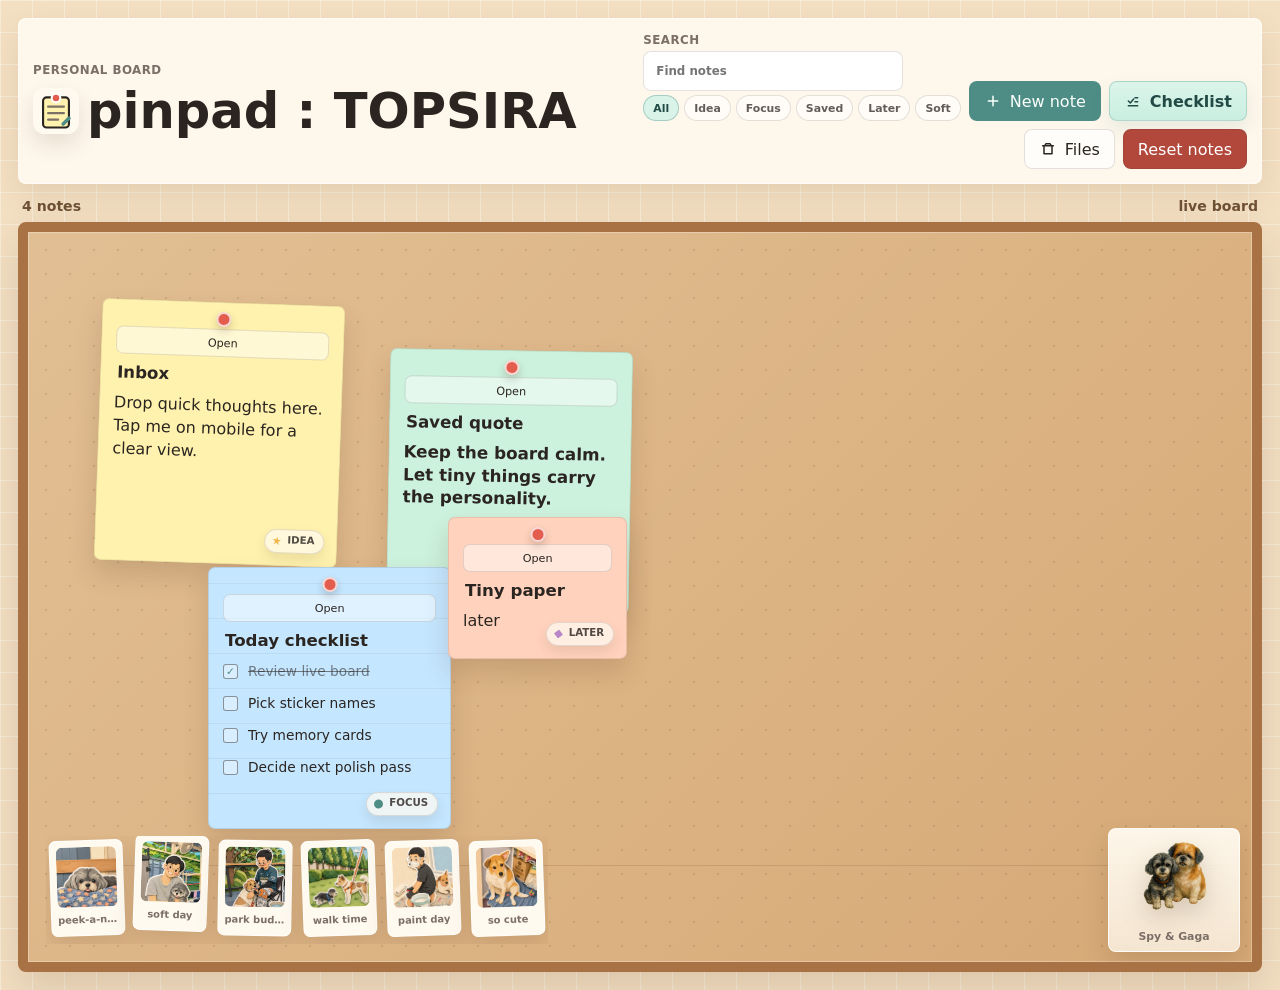
<file: index.html>
<!doctype html>
<html lang="en">
  <head>
    <meta charset="utf-8">
    <meta name="viewport" content="width=device-width, initial-scale=1">
    <title>pinpad</title>
    <link rel="icon" href="assets/favicon.svg" type="image/svg+xml">
    <link rel="stylesheet" href="styles.css">
  </head>
  <body>
    <main class="app-shell">
      <header class="topbar" aria-label="Board controls">
        <div class="brand">
          <p class="eyebrow">Personal board</p>
          <div class="title-row">
            <img class="board-logo" src="assets/favicon.svg" alt="" aria-hidden="true">
            <input id="boardTitle" class="board-title" aria-label="Board name" maxlength="42">
          </div>
        </div>
        <div class="actions">
          <div class="search">
            <span>Search</span>
            <input id="searchInput" type="search" placeholder="Find notes">
            <span id="stickerFilters" class="sticker-filters" aria-label="Filter by sticker"></span>
          </div>
          <button id="addNote" class="primary action-button" type="button">
            <span class="button-icon" aria-hidden="true">
              <svg viewBox="0 0 24 24"><path d="M12 5v14M5 12h14"/></svg>
            </span>
            <span>New note</span>
          </button>
          <button id="addChecklist" class="checklist-action action-button" type="button">
            <span class="button-icon" aria-hidden="true">
              <svg viewBox="0 0 24 24"><path d="m5 12 3 3 5-6"/><path d="M15 7h4M15 13h4M5 19h14"/></svg>
            </span>
            <span>Checklist</span>
          </button>
          <details class="file-menu">
            <summary class="action-button">
              <span class="button-icon" aria-hidden="true">
                <svg viewBox="0 0 24 24"><path d="M4 7h16M7 7l2-3h6l2 3M6 7v12h12V7"/></svg>
              </span>
              <span>Files</span>
            </summary>
            <div class="file-menu-panel">
              <button id="exportNotes" type="button">Export JSON</button>
              <label class="import-button">
                Import JSON
                <input id="importNotes" type="file" accept="application/json">
              </label>
            </div>
          </details>
          <button id="resetBoard" class="danger" type="button">Reset notes</button>
        </div>
      </header>

      <section class="board-wrap" aria-label="Sticky note board">
        <div class="board-meta">
          <span id="noteCount">0 notes</span>
          <span>live board</span>
        </div>
        <div id="board" class="board">
          <div class="desk-line" aria-hidden="true"></div>
          <aside class="memory-rail" aria-label="Memory stickers">
            <button class="memory-card" type="button" data-memory="spySmile" title="Open Spy memory">
              <img src="v2/assets/characters/spy-smile-card.jpg" alt="Spy smiling from a blanket">
              <span>peek-a-note</span>
            </button>
            <button class="memory-card" type="button" data-memory="nongfah" title="Open Nongfah memory">
              <img src="v2/assets/characters/nongfah-card.jpg" alt="Nongfah with Spy">
              <span>soft day</span>
            </button>
            <button class="memory-card" type="button" data-memory="topIploy" title="Open TOP and IPLOY memory">
              <img src="v2/assets/characters/top-iploy-card.jpg" alt="TOP and IPLOY with a dog">
              <span>park buddy</span>
            </button>
            <button class="memory-card" type="button" data-memory="spyIploy" title="Open Spy and IPLOY memory">
              <img src="v2/assets/characters/spy-iploy-card.jpg" alt="Spy and IPLOY walking outside">
              <span>walk time</span>
            </button>
            <button class="memory-card" type="button" data-memory="topIployPaint" title="Open TOP and IPLOY paint memory">
              <img src="v2/assets/characters/top-iploy-2-card.jpg" alt="TOP and IPLOY during painting">
              <span>paint day</span>
            </button>
            <button class="memory-card" type="button" data-memory="iployCute" title="Open IPLOY memory">
              <img src="v2/assets/characters/iploy-socute-card.jpg" alt="IPLOY sitting with toys">
              <span>so cute</span>
            </button>
          </aside>
          <div id="characterCorner" class="character-corner" aria-live="polite">
            <div id="trashZone" class="trash-zone" aria-label="Drop note here to delete">
              <span class="trash-icon" aria-hidden="true">
                <svg viewBox="0 0 24 24"><path d="M8 7V5h8v2M5 7h14M8 10v8M12 10v8M16 10v8M7 7l1 14h8l1-14"/></svg>
              </span>
              <span>Drop to delete</span>
            </div>
            <div id="characterBubble" class="character-bubble" hidden></div>
            <button id="characterButton" class="character-button" type="button" title="Say hello">
              <img class="character-duo" src="v2/assets/characters/spy-gaga-cutout.png" alt="Spy and Gaga">
              <span class="character-label">Spy &amp; Gaga</span>
            </button>
          </div>
        </div>
      </section>
    </main>

    <template id="noteTemplate">
      <article class="note" data-note-id="">
        <div class="note-pin" aria-hidden="true"></div>
        <div class="note-sticker" aria-hidden="true"></div>
        <div class="note-toolbar">
          <button class="open-note" type="button" title="Open detail">Open</button>
        </div>
        <input class="note-title" aria-label="Note title" maxlength="48">
        <div class="checklist-preview" aria-hidden="true"></div>
        <div class="note-body" aria-label="Note text"></div>
      </article>
    </template>

    <dialog id="noteDialog" class="note-dialog" aria-labelledby="dialogTitle">
      <form method="dialog" class="dialog-panel">
        <div class="dialog-header">
          <p class="eyebrow">Focused note</p>
          <button class="icon-button" value="close" type="submit" title="Close">Close</button>
        </div>
        <input id="dialogTitle" class="dialog-title" aria-label="Note title" maxlength="48">
        <div class="dialog-controls">
          <label>
            <span>Paper</span>
            <select id="dialogType" aria-label="Paper type">
              <option value="plain">Plain</option>
              <option value="checklist">Checklist</option>
              <option value="quote">Quote</option>
              <option value="tiny">Tiny</option>
            </select>
          </label>
          <label>
            <span>Color</span>
            <select id="dialogColor" aria-label="Note color">
              <option value="butter">Butter</option>
              <option value="mint">Mint</option>
              <option value="sky">Sky</option>
              <option value="peach">Peach</option>
              <option value="lilac">Lilac</option>
            </select>
          </label>
          <label>
            <span>Sticker</span>
            <select id="dialogSticker" aria-label="Note sticker">
              <option value="none">No sticker</option>
              <option value="idea">Idea</option>
              <option value="focus">Focus</option>
              <option value="saved">Saved</option>
              <option value="later">Later</option>
              <option value="soft">Soft</option>
            </select>
          </label>
        </div>
        <div id="formatToolbar" class="format-toolbar" aria-label="Text formatting">
          <button type="button" data-command="bold" title="Bold"><strong>B</strong></button>
          <button type="button" data-command="italic" title="Italic"><em>I</em></button>
          <button type="button" data-command="justifyLeft" title="Align left">L</button>
          <button type="button" data-command="justifyCenter" title="Align center">C</button>
          <select id="listStyle" aria-label="List style">
            <option value="">List</option>
            <option value="insertUnorderedList">Bullet list</option>
            <option value="insertOrderedList">Numbered list</option>
          </select>
          <select id="textColor" aria-label="Text color">
            <option value="">Text color</option>
            <option value="#2b2521">Ink</option>
            <option value="#c83f34">Red</option>
            <option value="#2f68b8">Blue</option>
            <option value="#2f7b4f">Green</option>
            <option value="#d96c2c">Orange</option>
            <option value="#8a4bb8">Purple</option>
          </select>
          <select id="highlightColor" aria-label="Highlight color">
            <option value="">Highlight</option>
            <option value="#fff2ae">Yellow</option>
            <option value="#ccf1dc">Mint</option>
            <option value="#c4e6ff">Sky</option>
            <option value="#ffd2bd">Peach</option>
            <option value="#e4d6ff">Lilac</option>
            <option value="transparent">Clear mark</option>
          </select>
          <button type="button" data-command="removeFormat" title="Clear format">Clear</button>
        </div>
        <div id="dialogRichBody" class="dialog-body rich-body" contenteditable="true" role="textbox" aria-label="Note text" spellcheck="true"></div>
        <textarea id="dialogBody" class="dialog-body" aria-label="Note text" hidden></textarea>
        <div id="dialogChecklist" class="dialog-checklist" hidden>
          <div id="dialogChecklistItems" class="dialog-checklist-items"></div>
          <button id="addChecklistItem" class="ghost" type="button">Add task</button>
        </div>
        <div class="dialog-actions">
          <button id="bringForward" type="button">Bring forward</button>
          <button id="dialogDelete" class="danger" value="delete" type="button">Delete</button>
          <button class="primary" value="close" type="submit">Done</button>
        </div>
      </form>
    </dialog>

    <dialog id="memoryDialog" class="memory-dialog" aria-labelledby="memoryTitle">
      <form method="dialog" class="memory-panel">
        <div class="dialog-header">
          <div>
            <p class="eyebrow">Memory sticker</p>
            <h2 id="memoryTitle" class="memory-title">Spy &amp; Gaga</h2>
          </div>
          <button class="icon-button" value="close" type="submit" title="Close">Close</button>
        </div>
        <img id="memoryImage" class="memory-image" src="v2/assets/characters/spy-smile-card.jpg" alt="">
        <p id="memoryCaption" class="memory-caption"></p>
      </form>
    </dialog>

    <script src="app.js"></script>
  </body>
</html>
</file>
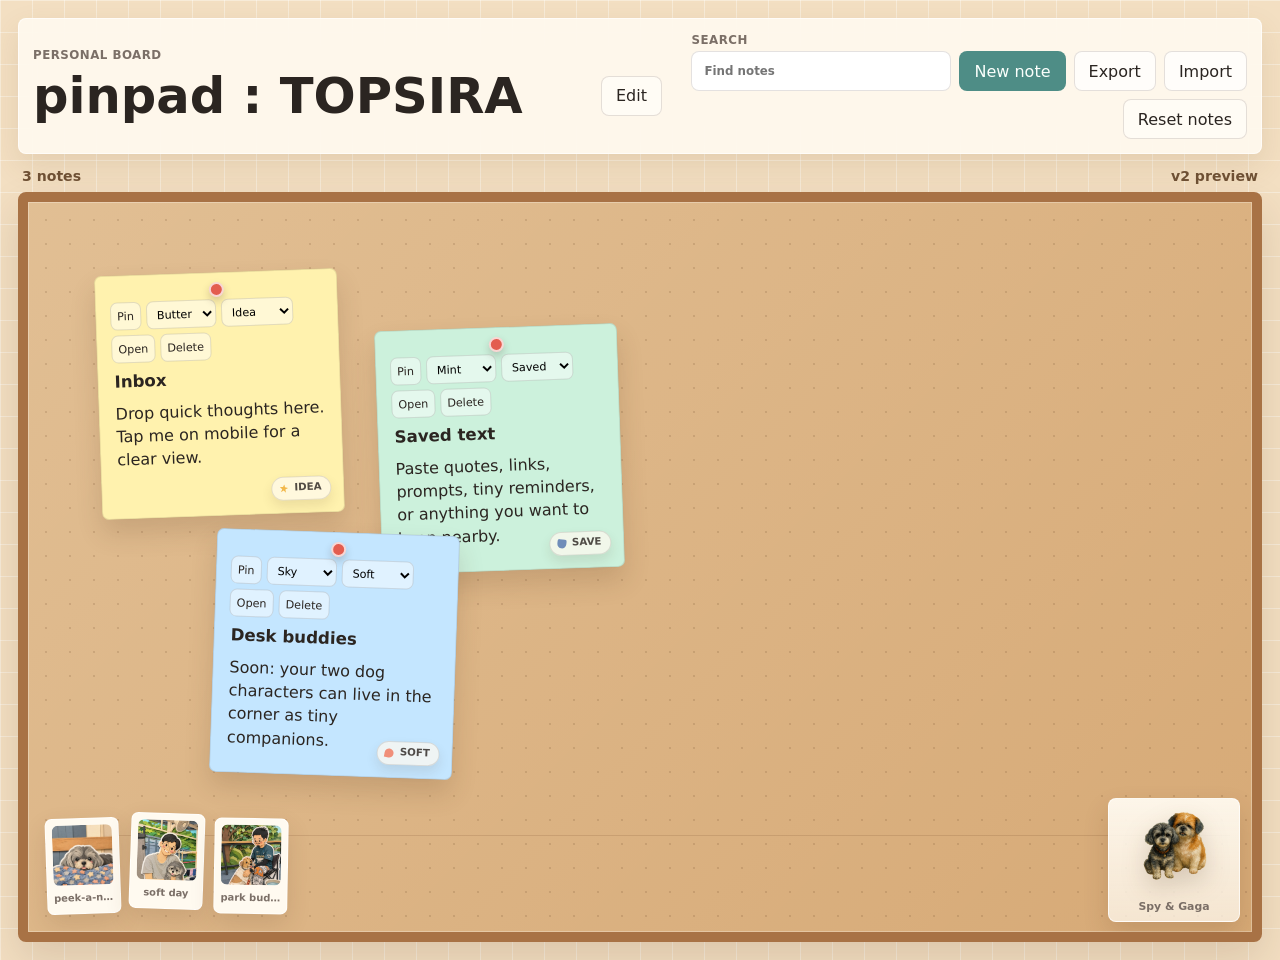
<file: v2/index.html>
<!doctype html>
<html lang="en">
  <head>
    <meta charset="utf-8">
    <meta name="viewport" content="width=device-width, initial-scale=1">
    <title>pinpad v2</title>
    <link rel="icon" href="data:,">
    <link rel="stylesheet" href="styles.css">
  </head>
  <body>
    <main class="app-shell">
      <header class="topbar" aria-label="Board controls">
        <div class="brand">
          <p class="eyebrow">Personal board</p>
          <div class="title-row">
            <input id="boardTitle" class="board-title" aria-label="Board name" maxlength="42">
            <button id="editTitle" class="icon-button" type="button" title="Edit board name">Edit</button>
          </div>
        </div>
        <div class="actions">
          <label class="search">
            <span>Search</span>
            <input id="searchInput" type="search" placeholder="Find notes">
          </label>
          <button id="addNote" class="primary" type="button">New note</button>
          <button id="exportNotes" type="button">Export</button>
          <label class="import-button">
            Import
            <input id="importNotes" type="file" accept="application/json">
          </label>
          <button id="resetBoard" class="ghost" type="button">Reset notes</button>
        </div>
      </header>

      <section class="board-wrap" aria-label="Sticky note board">
        <div class="board-meta">
          <span id="noteCount">0 notes</span>
          <span>v2 preview</span>
        </div>
        <div id="board" class="board">
          <div class="desk-line" aria-hidden="true"></div>
          <aside class="memory-rail" aria-label="Memory stickers">
            <button class="memory-card" type="button" data-memory="spySmile" title="Open Spy memory">
              <img src="assets/characters/spy-smile-card.jpg" alt="Spy smiling from a blanket">
              <span>peek-a-note</span>
            </button>
            <button class="memory-card" type="button" data-memory="nongfah" title="Open Nongfah memory">
              <img src="assets/characters/nongfah-card.jpg" alt="Nongfah with Spy">
              <span>soft day</span>
            </button>
            <button class="memory-card" type="button" data-memory="topIploy" title="Open TOP and IPLOY memory">
              <img src="assets/characters/top-iploy-card.jpg" alt="TOP and IPLOY with a dog">
              <span>park buddy</span>
            </button>
          </aside>
          <div id="characterCorner" class="character-corner" aria-live="polite">
            <div id="characterBubble" class="character-bubble" hidden></div>
            <button id="characterButton" class="character-button" type="button" title="Say hello">
              <img class="character-duo" src="assets/characters/spy-gaga-cutout.png" alt="Spy and Gaga">
              <span class="character-label">Spy &amp; Gaga</span>
            </button>
          </div>
        </div>
      </section>
    </main>

    <template id="noteTemplate">
      <article class="note" data-note-id="">
        <div class="note-pin" aria-hidden="true"></div>
        <div class="note-sticker" aria-hidden="true"></div>
        <div class="note-toolbar">
          <button class="pin-note" type="button" title="Bring forward">Pin</button>
          <select class="color-note" title="Color">
            <option value="butter">Butter</option>
            <option value="mint">Mint</option>
            <option value="sky">Sky</option>
            <option value="peach">Peach</option>
            <option value="lilac">Lilac</option>
          </select>
          <select class="sticker-note" title="Sticker">
            <option value="none">No sticker</option>
            <option value="idea">Idea</option>
            <option value="focus">Focus</option>
            <option value="saved">Saved</option>
            <option value="later">Later</option>
            <option value="soft">Soft</option>
          </select>
          <button class="open-note" type="button" title="Open detail">Open</button>
          <button class="delete-note" type="button" title="Delete">Delete</button>
        </div>
        <input class="note-title" aria-label="Note title" maxlength="48">
        <textarea class="note-body" aria-label="Note text" spellcheck="true"></textarea>
      </article>
    </template>

    <dialog id="noteDialog" class="note-dialog" aria-labelledby="dialogTitle">
      <form method="dialog" class="dialog-panel">
        <div class="dialog-header">
          <p class="eyebrow">Focused note</p>
          <button class="icon-button" value="close" type="submit" title="Close">Close</button>
        </div>
        <input id="dialogTitle" class="dialog-title" aria-label="Note title" maxlength="48">
        <textarea id="dialogBody" class="dialog-body" aria-label="Note text"></textarea>
        <div class="dialog-actions">
          <select id="dialogColor" aria-label="Note color">
            <option value="butter">Butter</option>
            <option value="mint">Mint</option>
            <option value="sky">Sky</option>
            <option value="peach">Peach</option>
            <option value="lilac">Lilac</option>
          </select>
          <select id="dialogSticker" aria-label="Note sticker">
            <option value="none">No sticker</option>
            <option value="idea">Idea</option>
            <option value="focus">Focus</option>
            <option value="saved">Saved</option>
            <option value="later">Later</option>
            <option value="soft">Soft</option>
          </select>
          <button id="dialogDelete" class="danger" value="delete" type="button">Delete</button>
          <button class="primary" value="close" type="submit">Done</button>
        </div>
      </form>
    </dialog>

    <dialog id="memoryDialog" class="memory-dialog" aria-labelledby="memoryTitle">
      <form method="dialog" class="memory-panel">
        <div class="dialog-header">
          <div>
            <p class="eyebrow">Memory sticker</p>
            <h2 id="memoryTitle" class="memory-title">Spy &amp; Gaga</h2>
          </div>
          <button class="icon-button" value="close" type="submit" title="Close">Close</button>
        </div>
        <img id="memoryImage" class="memory-image" src="assets/characters/spy-smile-card.jpg" alt="">
        <p id="memoryCaption" class="memory-caption"></p>
      </form>
    </dialog>

    <script src="app.js"></script>
  </body>
</html>
</file>
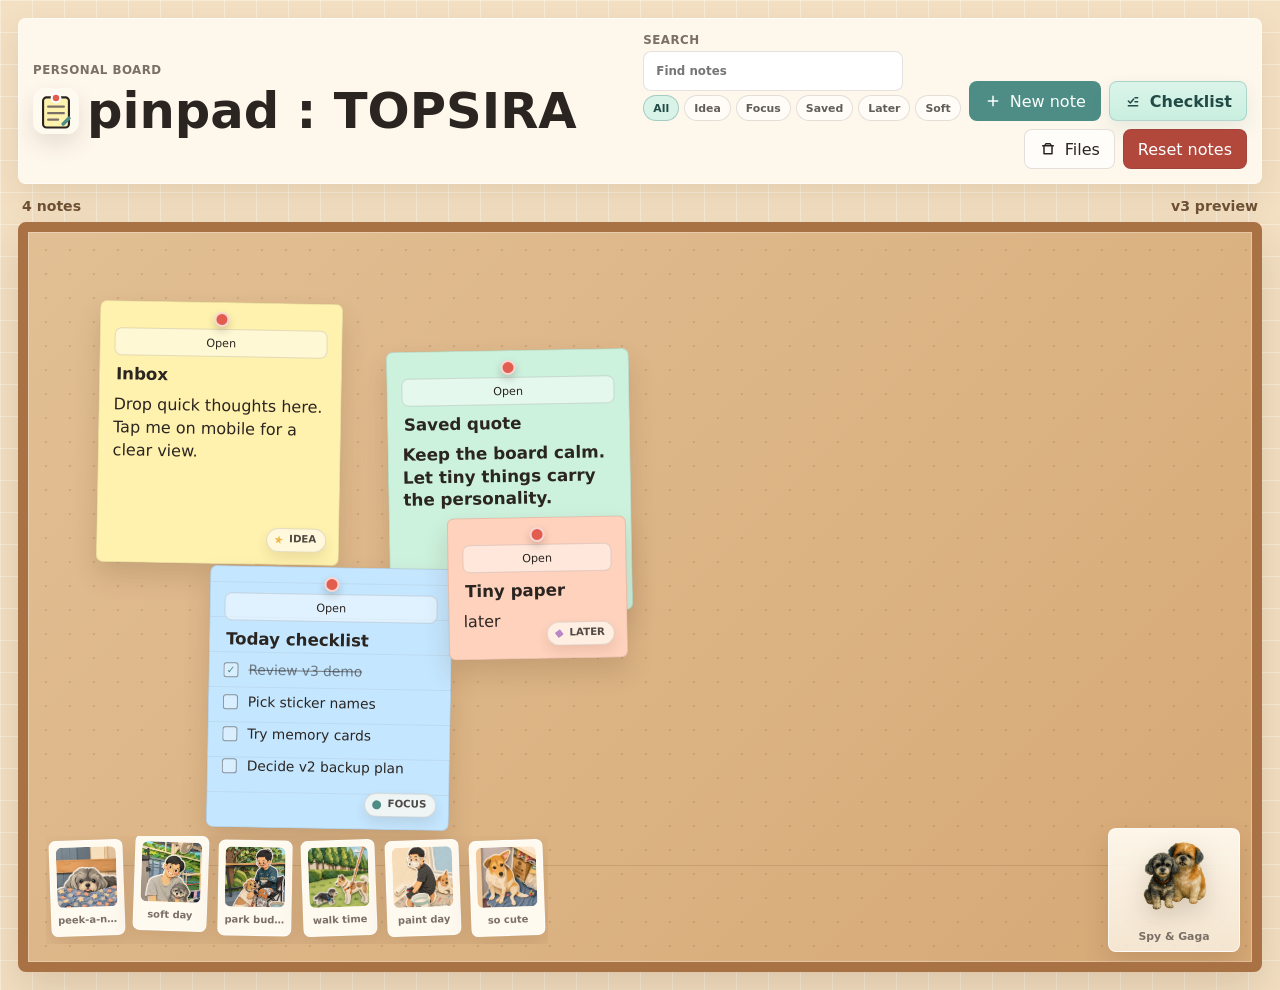
<file: v3/index.html>
<!doctype html>
<html lang="en">
  <head>
    <meta charset="utf-8">
    <meta name="viewport" content="width=device-width, initial-scale=1">
    <title>pinpad v3</title>
    <link rel="icon" href="assets/favicon.svg" type="image/svg+xml">
    <link rel="stylesheet" href="styles.css">
  </head>
  <body>
    <main class="app-shell">
      <header class="topbar" aria-label="Board controls">
        <div class="brand">
          <p class="eyebrow">Personal board</p>
          <div class="title-row">
            <img class="board-logo" src="assets/favicon.svg" alt="" aria-hidden="true">
            <input id="boardTitle" class="board-title" aria-label="Board name" maxlength="42">
          </div>
        </div>
        <div class="actions">
          <div class="search">
            <span>Search</span>
            <input id="searchInput" type="search" placeholder="Find notes">
            <span id="stickerFilters" class="sticker-filters" aria-label="Filter by sticker"></span>
          </div>
          <button id="addNote" class="primary action-button" type="button">
            <span class="button-icon" aria-hidden="true">
              <svg viewBox="0 0 24 24"><path d="M12 5v14M5 12h14"/></svg>
            </span>
            <span>New note</span>
          </button>
          <button id="addChecklist" class="checklist-action action-button" type="button">
            <span class="button-icon" aria-hidden="true">
              <svg viewBox="0 0 24 24"><path d="m5 12 3 3 5-6"/><path d="M15 7h4M15 13h4M5 19h14"/></svg>
            </span>
            <span>Checklist</span>
          </button>
          <details class="file-menu">
            <summary class="action-button">
              <span class="button-icon" aria-hidden="true">
                <svg viewBox="0 0 24 24"><path d="M4 7h16M7 7l2-3h6l2 3M6 7v12h12V7"/></svg>
              </span>
              <span>Files</span>
            </summary>
            <div class="file-menu-panel">
              <button id="exportNotes" type="button">Export JSON</button>
              <label class="import-button">
                Import JSON
                <input id="importNotes" type="file" accept="application/json">
              </label>
            </div>
          </details>
          <button id="resetBoard" class="danger" type="button">Reset notes</button>
        </div>
      </header>

      <section class="board-wrap" aria-label="Sticky note board">
        <div class="board-meta">
          <span id="noteCount">0 notes</span>
          <span>v3 preview</span>
        </div>
        <div id="board" class="board">
          <div class="desk-line" aria-hidden="true"></div>
          <aside class="memory-rail" aria-label="Memory stickers">
            <button class="memory-card" type="button" data-memory="spySmile" title="Open Spy memory">
              <img src="../v2/assets/characters/spy-smile-card.jpg" alt="Spy smiling from a blanket">
              <span>peek-a-note</span>
            </button>
            <button class="memory-card" type="button" data-memory="nongfah" title="Open Nongfah memory">
              <img src="../v2/assets/characters/nongfah-card.jpg" alt="Nongfah with Spy">
              <span>soft day</span>
            </button>
            <button class="memory-card" type="button" data-memory="topIploy" title="Open TOP and IPLOY memory">
              <img src="../v2/assets/characters/top-iploy-card.jpg" alt="TOP and IPLOY with a dog">
              <span>park buddy</span>
            </button>
            <button class="memory-card" type="button" data-memory="spyIploy" title="Open Spy and IPLOY memory">
              <img src="../v2/assets/characters/spy-iploy-card.jpg" alt="Spy and IPLOY walking outside">
              <span>walk time</span>
            </button>
            <button class="memory-card" type="button" data-memory="topIployPaint" title="Open TOP and IPLOY paint memory">
              <img src="../v2/assets/characters/top-iploy-2-card.jpg" alt="TOP and IPLOY during painting">
              <span>paint day</span>
            </button>
            <button class="memory-card" type="button" data-memory="iployCute" title="Open IPLOY memory">
              <img src="../v2/assets/characters/iploy-socute-card.jpg" alt="IPLOY sitting with toys">
              <span>so cute</span>
            </button>
          </aside>
          <div id="characterCorner" class="character-corner" aria-live="polite">
            <div id="trashZone" class="trash-zone" aria-label="Drop note here to delete">
              <span class="trash-icon" aria-hidden="true">
                <svg viewBox="0 0 24 24"><path d="M8 7V5h8v2M5 7h14M8 10v8M12 10v8M16 10v8M7 7l1 14h8l1-14"/></svg>
              </span>
              <span>Drop to delete</span>
            </div>
            <div id="characterBubble" class="character-bubble" hidden></div>
            <button id="characterButton" class="character-button" type="button" title="Say hello">
              <img class="character-duo" src="../v2/assets/characters/spy-gaga-cutout.png" alt="Spy and Gaga">
              <span class="character-label">Spy &amp; Gaga</span>
            </button>
          </div>
        </div>
      </section>
    </main>

    <template id="noteTemplate">
      <article class="note" data-note-id="">
        <div class="note-pin" aria-hidden="true"></div>
        <div class="note-sticker" aria-hidden="true"></div>
        <div class="note-toolbar">
          <button class="open-note" type="button" title="Open detail">Open</button>
        </div>
        <input class="note-title" aria-label="Note title" maxlength="48">
        <div class="checklist-preview" aria-hidden="true"></div>
        <div class="note-body" aria-label="Note text"></div>
      </article>
    </template>

    <dialog id="noteDialog" class="note-dialog" aria-labelledby="dialogTitle">
      <form method="dialog" class="dialog-panel">
        <div class="dialog-header">
          <p class="eyebrow">Focused note</p>
          <button class="icon-button" value="close" type="submit" title="Close">Close</button>
        </div>
        <input id="dialogTitle" class="dialog-title" aria-label="Note title" maxlength="48">
        <div class="dialog-controls">
          <label>
            <span>Paper</span>
            <select id="dialogType" aria-label="Paper type">
              <option value="plain">Plain</option>
              <option value="checklist">Checklist</option>
              <option value="quote">Quote</option>
              <option value="tiny">Tiny</option>
            </select>
          </label>
          <label>
            <span>Color</span>
            <select id="dialogColor" aria-label="Note color">
              <option value="butter">Butter</option>
              <option value="mint">Mint</option>
              <option value="sky">Sky</option>
              <option value="peach">Peach</option>
              <option value="lilac">Lilac</option>
            </select>
          </label>
          <label>
            <span>Sticker</span>
            <select id="dialogSticker" aria-label="Note sticker">
              <option value="none">No sticker</option>
              <option value="idea">Idea</option>
              <option value="focus">Focus</option>
              <option value="saved">Saved</option>
              <option value="later">Later</option>
              <option value="soft">Soft</option>
            </select>
          </label>
        </div>
        <div id="formatToolbar" class="format-toolbar" aria-label="Text formatting">
          <button type="button" data-command="bold" title="Bold"><strong>B</strong></button>
          <button type="button" data-command="italic" title="Italic"><em>I</em></button>
          <button type="button" data-command="justifyLeft" title="Align left">L</button>
          <button type="button" data-command="justifyCenter" title="Align center">C</button>
          <select id="listStyle" aria-label="List style">
            <option value="">List</option>
            <option value="insertUnorderedList">Bullet list</option>
            <option value="insertOrderedList">Numbered list</option>
          </select>
          <select id="textColor" aria-label="Text color">
            <option value="">Text color</option>
            <option value="#2b2521">Ink</option>
            <option value="#c83f34">Red</option>
            <option value="#2f68b8">Blue</option>
            <option value="#2f7b4f">Green</option>
            <option value="#d96c2c">Orange</option>
            <option value="#8a4bb8">Purple</option>
          </select>
          <select id="highlightColor" aria-label="Highlight color">
            <option value="">Highlight</option>
            <option value="#fff2ae">Yellow</option>
            <option value="#ccf1dc">Mint</option>
            <option value="#c4e6ff">Sky</option>
            <option value="#ffd2bd">Peach</option>
            <option value="#e4d6ff">Lilac</option>
            <option value="transparent">Clear mark</option>
          </select>
          <button type="button" data-command="removeFormat" title="Clear format">Clear</button>
        </div>
        <div id="dialogRichBody" class="dialog-body rich-body" contenteditable="true" role="textbox" aria-label="Note text" spellcheck="true"></div>
        <textarea id="dialogBody" class="dialog-body" aria-label="Note text" hidden></textarea>
        <div id="dialogChecklist" class="dialog-checklist" hidden>
          <div id="dialogChecklistItems" class="dialog-checklist-items"></div>
          <button id="addChecklistItem" class="ghost" type="button">Add task</button>
        </div>
        <div class="dialog-actions">
          <button id="bringForward" type="button">Bring forward</button>
          <button id="dialogDelete" class="danger" value="delete" type="button">Delete</button>
          <button class="primary" value="close" type="submit">Done</button>
        </div>
      </form>
    </dialog>

    <dialog id="memoryDialog" class="memory-dialog" aria-labelledby="memoryTitle">
      <form method="dialog" class="memory-panel">
        <div class="dialog-header">
          <div>
            <p class="eyebrow">Memory sticker</p>
            <h2 id="memoryTitle" class="memory-title">Spy &amp; Gaga</h2>
          </div>
          <button class="icon-button" value="close" type="submit" title="Close">Close</button>
        </div>
        <img id="memoryImage" class="memory-image" src="../v2/assets/characters/spy-smile-card.jpg" alt="">
        <p id="memoryCaption" class="memory-caption"></p>
      </form>
    </dialog>

    <script src="app.js"></script>
  </body>
</html>
</file>
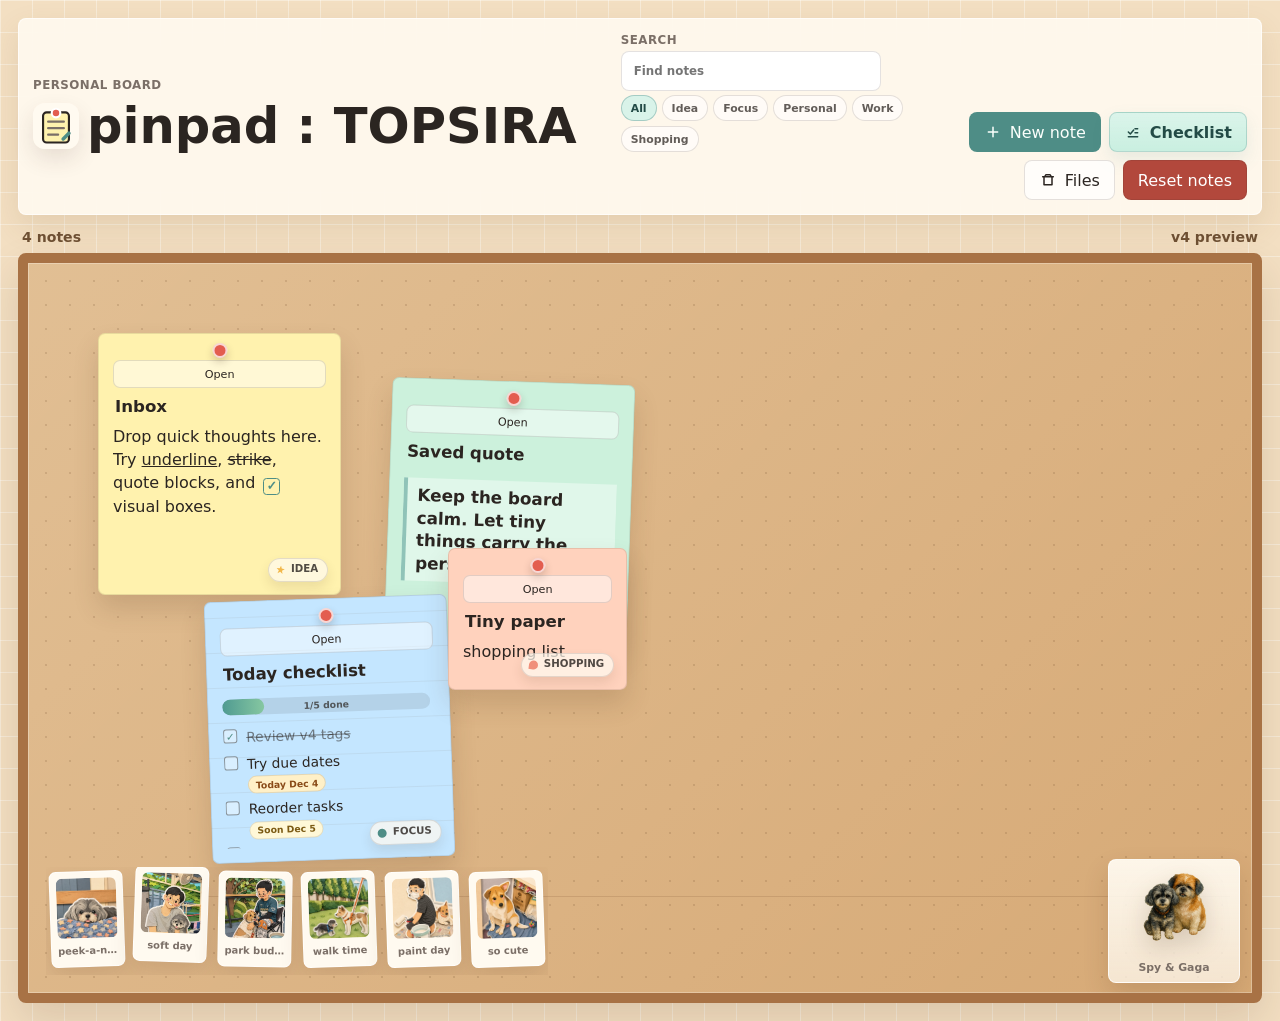
<file: v4/index.html>
<!doctype html>
<html lang="en">
  <head>
    <meta charset="utf-8">
    <meta name="viewport" content="width=device-width, initial-scale=1">
    <title>pinpad v4</title>
    <link rel="icon" href="assets/favicon.svg" type="image/svg+xml">
    <link rel="stylesheet" href="styles.css">
  </head>
  <body>
    <main class="app-shell">
      <header class="topbar" aria-label="Board controls">
        <div class="brand">
          <p class="eyebrow">Personal board</p>
          <div class="title-row">
            <img class="board-logo" src="assets/favicon.svg" alt="" aria-hidden="true">
            <input id="boardTitle" class="board-title" aria-label="Board name" maxlength="42">
          </div>
        </div>
        <div class="actions">
          <div class="search">
            <span>Search</span>
            <input id="searchInput" type="search" placeholder="Find notes">
            <span id="tagFilters" class="tag-filters" aria-label="Filter by tag"></span>
          </div>
          <button id="addNote" class="primary action-button" type="button">
            <span class="button-icon" aria-hidden="true">
              <svg viewBox="0 0 24 24"><path d="M12 5v14M5 12h14"/></svg>
            </span>
            <span>New note</span>
          </button>
          <button id="addChecklist" class="checklist-action action-button" type="button">
            <span class="button-icon" aria-hidden="true">
              <svg viewBox="0 0 24 24"><path d="m5 12 3 3 5-6"/><path d="M15 7h4M15 13h4M5 19h14"/></svg>
            </span>
            <span>Checklist</span>
          </button>
          <details class="file-menu">
            <summary class="action-button">
              <span class="button-icon" aria-hidden="true">
                <svg viewBox="0 0 24 24"><path d="M4 7h16M7 7l2-3h6l2 3M6 7v12h12V7"/></svg>
              </span>
              <span>Files</span>
            </summary>
            <div class="file-menu-panel">
              <button id="exportNotes" type="button">Export JSON</button>
              <label class="import-button">
                Import JSON
                <input id="importNotes" type="file" accept="application/json">
              </label>
            </div>
          </details>
          <button id="resetBoard" class="danger" type="button">Reset notes</button>
        </div>
      </header>

      <section class="board-wrap" aria-label="Sticky note board">
        <div class="board-meta">
          <span id="noteCount">0 notes</span>
          <span>v4 preview</span>
        </div>
        <div id="board" class="board">
          <div class="desk-line" aria-hidden="true"></div>
          <aside class="memory-rail" aria-label="Memory stickers">
            <button class="memory-card" type="button" data-memory="spySmile" title="Open Spy memory">
              <img src="../v2/assets/characters/spy-smile-card.jpg" alt="Spy smiling from a blanket">
              <span>peek-a-note</span>
            </button>
            <button class="memory-card" type="button" data-memory="nongfah" title="Open Nongfah memory">
              <img src="../v2/assets/characters/nongfah-card.jpg" alt="Nongfah with Spy">
              <span>soft day</span>
            </button>
            <button class="memory-card" type="button" data-memory="topIploy" title="Open TOP and IPLOY memory">
              <img src="../v2/assets/characters/top-iploy-card.jpg" alt="TOP and IPLOY with a dog">
              <span>park buddy</span>
            </button>
            <button class="memory-card" type="button" data-memory="spyIploy" title="Open Spy and IPLOY memory">
              <img src="../v2/assets/characters/spy-iploy-card.jpg" alt="Spy and IPLOY walking outside">
              <span>walk time</span>
            </button>
            <button class="memory-card" type="button" data-memory="topIployPaint" title="Open TOP and IPLOY paint memory">
              <img src="../v2/assets/characters/top-iploy-2-card.jpg" alt="TOP and IPLOY during painting">
              <span>paint day</span>
            </button>
            <button class="memory-card" type="button" data-memory="iployCute" title="Open IPLOY memory">
              <img src="../v2/assets/characters/iploy-socute-card.jpg" alt="IPLOY sitting with toys">
              <span>so cute</span>
            </button>
          </aside>
          <div id="characterCorner" class="character-corner" aria-live="polite">
            <div id="trashZone" class="trash-zone" aria-label="Drop note here to delete">
              <span class="trash-icon" aria-hidden="true">
                <svg viewBox="0 0 24 24"><path d="M8 7V5h8v2M5 7h14M8 10v8M12 10v8M16 10v8M7 7l1 14h8l1-14"/></svg>
              </span>
              <span>Drop to delete</span>
            </div>
            <div id="characterBubble" class="character-bubble" hidden></div>
            <button id="characterButton" class="character-button" type="button" title="Say hello">
              <img class="character-duo" src="../v2/assets/characters/spy-gaga-cutout.png" alt="Spy and Gaga">
              <span class="character-label">Spy &amp; Gaga</span>
            </button>
          </div>
        </div>
      </section>
    </main>

    <template id="noteTemplate">
      <article class="note" data-note-id="">
        <div class="note-pin" aria-hidden="true"></div>
        <div class="note-tag" aria-hidden="true"></div>
        <div class="note-toolbar">
          <button class="open-note" type="button" title="Open detail">Open</button>
        </div>
        <input class="note-title" aria-label="Note title" maxlength="48">
        <div class="checklist-preview" aria-hidden="true"></div>
        <div class="note-body" aria-label="Note text"></div>
      </article>
    </template>

    <dialog id="noteDialog" class="note-dialog" aria-labelledby="dialogTitle">
      <form method="dialog" class="dialog-panel">
        <div class="dialog-header">
          <p class="eyebrow">Focused note</p>
          <button class="icon-button" value="close" type="submit" title="Close">Close</button>
        </div>
        <input id="dialogTitle" class="dialog-title" aria-label="Note title" maxlength="48">
        <div class="dialog-controls">
          <label>
            <span>Paper</span>
            <select id="dialogType" aria-label="Paper type">
              <option value="plain">Plain</option>
              <option value="checklist">Checklist</option>
              <option value="quote">Quote</option>
              <option value="tiny">Tiny</option>
            </select>
          </label>
          <label>
            <span>Color</span>
            <select id="dialogColor" aria-label="Note color">
              <option value="butter">Butter</option>
              <option value="mint">Mint</option>
              <option value="sky">Sky</option>
              <option value="peach">Peach</option>
              <option value="lilac">Lilac</option>
            </select>
          </label>
          <label>
            <span>Tag</span>
            <select id="dialogTag" aria-label="Note tag">
              <option value="none">No tag</option>
              <option value="idea">Idea</option>
              <option value="focus">Focus</option>
              <option value="personal">Personal</option>
              <option value="work">Work</option>
              <option value="shopping">Shopping</option>
            </select>
          </label>
        </div>
        <div id="formatToolbar" class="format-toolbar" aria-label="Text formatting">
          <div class="format-section">
            <span>Basic</span>
            <button type="button" data-command="bold" title="Bold"><strong>B</strong></button>
            <button type="button" data-command="italic" title="Italic"><em>I</em></button>
            <button type="button" data-command="underline" title="Underline"><u>U</u></button>
            <button type="button" data-command="strikeThrough" title="Strikethrough"><s>S</s></button>
            <select id="textColor" aria-label="Text color">
              <option value="">Text color</option>
              <option value="#2b2521">Ink</option>
              <option value="#c83f34">Red</option>
              <option value="#2f68b8">Blue</option>
              <option value="#2f7b4f">Green</option>
              <option value="#d96c2c">Orange</option>
              <option value="#8a4bb8">Purple</option>
            </select>
            <select id="highlightColor" aria-label="Highlight color">
              <option value="">Highlight</option>
              <option value="#fff2ae">Yellow</option>
              <option value="#ccf1dc">Mint</option>
              <option value="#c4e6ff">Sky</option>
              <option value="#ffd2bd">Peach</option>
              <option value="#e4d6ff">Lilac</option>
              <option value="transparent">Clear mark</option>
            </select>
          </div>
          <details class="format-more">
            <summary>More</summary>
            <div class="format-section">
              <button type="button" data-command="justifyLeft" title="Align left">L</button>
              <button type="button" data-command="justifyCenter" title="Align center">C</button>
              <button type="button" data-command="formatBlock" data-value="blockquote" title="Quote block">Quote</button>
              <select id="fontSize" aria-label="Font size">
                <option value="">Size</option>
                <option value="2">Small</option>
                <option value="3">Normal</option>
                <option value="5">Large</option>
              </select>
              <select id="listStyle" aria-label="List style">
                <option value="">List</option>
                <option value="insertUnorderedList">Bullet list</option>
                <option value="insertOrderedList">Numbered list</option>
              </select>
              <button id="insertVisualCheck" type="button" title="Insert visual checkbox">Box</button>
              <button type="button" data-command="removeFormat" title="Clear format">Clear</button>
            </div>
          </details>
        </div>
        <div id="dialogRichBody" class="dialog-body rich-body" contenteditable="true" role="textbox" aria-label="Note text" spellcheck="true"></div>
        <textarea id="dialogBody" class="dialog-body" aria-label="Note text" hidden></textarea>
        <div id="dialogChecklist" class="dialog-checklist" hidden>
          <div id="checklistProgress" class="checklist-progress" aria-live="polite"></div>
          <div id="dialogChecklistItems" class="dialog-checklist-items"></div>
          <button id="addChecklistItem" class="ghost" type="button">Add task</button>
        </div>
        <div class="dialog-actions">
          <button id="bringForward" type="button">Bring forward</button>
          <button id="dialogDelete" class="danger" value="delete" type="button">Delete</button>
          <button class="primary" value="close" type="submit">Done</button>
        </div>
      </form>
    </dialog>

    <dialog id="memoryDialog" class="memory-dialog" aria-labelledby="memoryTitle">
      <form method="dialog" class="memory-panel">
        <div class="dialog-header">
          <div>
            <p class="eyebrow">Memory sticker</p>
            <h2 id="memoryTitle" class="memory-title">Spy &amp; Gaga</h2>
          </div>
          <button class="icon-button" value="close" type="submit" title="Close">Close</button>
        </div>
        <img id="memoryImage" class="memory-image" src="../v2/assets/characters/spy-smile-card.jpg" alt="">
        <p id="memoryCaption" class="memory-caption"></p>
      </form>
    </dialog>

    <script src="app.js"></script>
  </body>
</html>
</file>
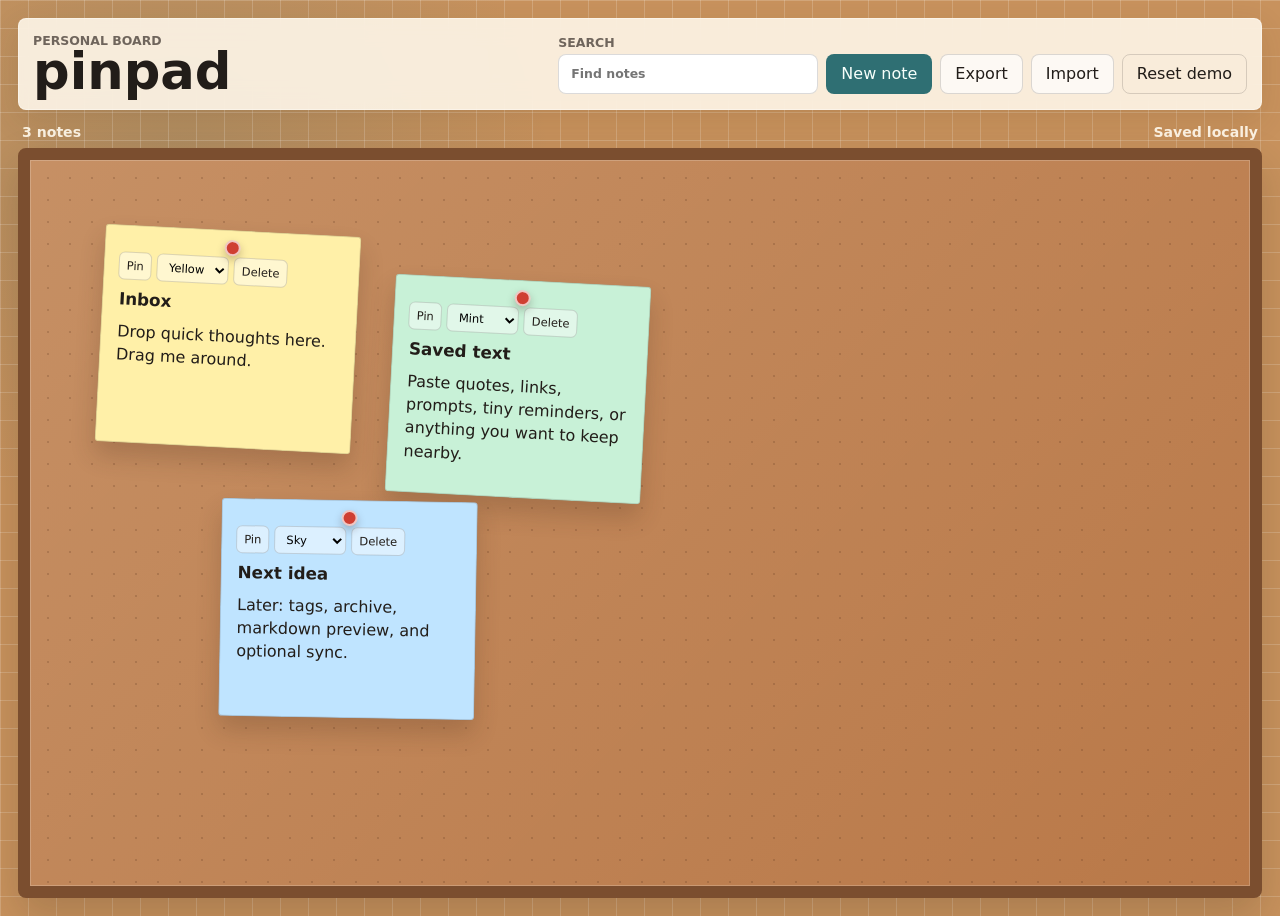
<file: archive/root-v1/index.html>
<!doctype html>
<html lang="en">
  <head>
    <meta charset="utf-8">
    <meta name="viewport" content="width=device-width, initial-scale=1">
    <title>pinpad</title>
    <link rel="stylesheet" href="styles.css">
  </head>
  <body>
    <main class="app-shell">
      <header class="topbar" aria-label="Board controls">
        <div class="brand">
          <p class="eyebrow">Personal board</p>
          <h1>pinpad</h1>
        </div>
        <div class="actions">
          <label class="search">
            <span>Search</span>
            <input id="searchInput" type="search" placeholder="Find notes">
          </label>
          <button id="addNote" class="primary" type="button">New note</button>
          <button id="exportNotes" type="button">Export</button>
          <label class="import-button">
            Import
            <input id="importNotes" type="file" accept="application/json">
          </label>
          <button id="resetBoard" class="ghost" type="button">Reset demo</button>
        </div>
      </header>

      <section class="board-wrap" aria-label="Sticky note board">
        <div class="board-meta">
          <span id="noteCount">0 notes</span>
          <span>Saved locally</span>
        </div>
        <div id="board" class="board"></div>
      </section>
    </main>

    <template id="noteTemplate">
      <article class="note" data-note-id="">
        <div class="note-pin" aria-hidden="true"></div>
        <div class="note-toolbar">
          <button class="pin-note" type="button" title="Bring forward">Pin</button>
          <select class="color-note" title="Color">
            <option value="yellow">Yellow</option>
            <option value="mint">Mint</option>
            <option value="sky">Sky</option>
            <option value="rose">Rose</option>
            <option value="lilac">Lilac</option>
          </select>
          <button class="delete-note" type="button" title="Delete">Delete</button>
        </div>
        <input class="note-title" aria-label="Note title" maxlength="48">
        <textarea class="note-body" aria-label="Note text" spellcheck="true"></textarea>
      </article>
    </template>

    <script src="app.js"></script>
  </body>
</html>
</file>
<file: styles.css>
:root {
  --ink: #2b2521;
  --muted: #7b6f67;
  --line: rgba(64, 48, 38, 0.14);
  --paper: #fffaf0;
  --surface: #f8efe2;
  --accent: #4e8d86;
  --accent-ink: #fbfffc;
  --danger: #b2483c;
  --board: #d6a874;
  --board-soft: #edcf9f;
  --shadow: 0 18px 42px rgba(74, 45, 23, 0.14);
  --note-butter: #fff2ae;
  --note-mint: #ccf1dc;
  --note-sky: #c4e6ff;
  --note-peach: #ffd2bd;
  --note-lilac: #e4d6ff;
}

* {
  box-sizing: border-box;
}

body {
  min-height: 100vh;
  margin: 0;
  color: var(--ink);
  font-family: Inter, ui-sans-serif, system-ui, -apple-system, BlinkMacSystemFont, "Segoe UI", sans-serif;
  background:
    linear-gradient(90deg, rgba(255, 255, 255, 0.36) 1px, transparent 1px),
    linear-gradient(rgba(255, 255, 255, 0.36) 1px, transparent 1px),
    #f3dfc2;
  background-size: 32px 32px;
}

button,
input,
select,
textarea {
  font: inherit;
}

svg {
  display: block;
  width: 1em;
  height: 1em;
  fill: none;
  stroke: currentColor;
  stroke-linecap: round;
  stroke-linejoin: round;
  stroke-width: 2.25;
}

button,
.import-button {
  min-height: 40px;
  border: 1px solid var(--line);
  border-radius: 8px;
  padding: 0 14px;
  color: var(--ink);
  background: rgba(255, 255, 255, 0.74);
  cursor: pointer;
  transition: transform 160ms ease, border-color 160ms ease, box-shadow 160ms ease;
}

button:hover,
.import-button:hover {
  border-color: rgba(64, 48, 38, 0.3);
  box-shadow: 0 8px 20px rgba(74, 45, 23, 0.09);
  transform: translateY(-1px);
}

.app-shell {
  min-height: 100vh;
  padding: 18px;
}

.topbar {
  position: relative;
  z-index: 2000;
  display: flex;
  align-items: center;
  justify-content: space-between;
  gap: 16px;
  max-width: 1400px;
  margin: 0 auto 14px;
  padding: 14px;
  border: 1px solid rgba(255, 255, 255, 0.64);
  border-radius: 8px;
  background: rgba(255, 250, 240, 0.9);
  box-shadow: 0 12px 30px rgba(118, 80, 45, 0.12);
  backdrop-filter: blur(14px);
}

.brand {
  min-width: min(42vw, 520px);
}

.title-row {
  display: flex;
  align-items: center;
  gap: 8px;
}

.board-logo {
  width: 46px;
  height: 46px;
  flex: 0 0 auto;
  border-radius: 12px;
  box-shadow: 0 10px 22px rgba(74, 45, 23, 0.12);
}

.board-title {
  width: 100%;
  min-height: 54px;
  border: 0;
  border-radius: 8px;
  padding: 0;
  color: var(--ink);
  background: transparent;
  font-size: clamp(1.55rem, 4vw, 3.1rem);
  font-weight: 850;
  line-height: 1;
  letter-spacing: 0;
  outline: none;
}

.board-title:focus {
  box-shadow: inset 0 -3px 0 rgba(78, 141, 134, 0.28);
}

.eyebrow {
  margin: 0 0 5px;
  color: var(--muted);
  font-size: 0.74rem;
  font-weight: 800;
  letter-spacing: 0.04em;
  text-transform: uppercase;
}

.actions {
  display: flex;
  align-items: end;
  justify-content: flex-end;
  flex-wrap: wrap;
  gap: 8px;
}

.action-button {
  display: inline-flex;
  align-items: center;
  justify-content: center;
  gap: 8px;
}

.button-icon {
  display: inline-grid;
  place-items: center;
  width: 18px;
  height: 18px;
  flex: 0 0 auto;
}

.search {
  display: grid;
  gap: 4px;
  color: var(--muted);
  font-size: 0.74rem;
  font-weight: 800;
  letter-spacing: 0.04em;
  text-transform: uppercase;
}

.sticker-filters {
  display: flex;
  flex-wrap: wrap;
  gap: 5px;
  max-width: min(42vw, 340px);
  text-transform: none;
}

.filter-chip {
  min-height: 26px;
  border-radius: 999px;
  padding: 0 9px;
  color: rgba(43, 37, 33, 0.74);
  background: rgba(255, 255, 255, 0.58);
  font-size: 0.68rem;
  font-weight: 850;
}

.filter-chip[aria-pressed="true"] {
  border-color: rgba(78, 141, 134, 0.38);
  color: #234b46;
  background: #d9f3e9;
}

.search input {
  width: min(34vw, 260px);
  min-height: 40px;
  border: 1px solid var(--line);
  border-radius: 8px;
  padding: 0 12px;
  color: var(--ink);
  background: white;
}

.primary {
  border-color: transparent;
  color: var(--accent-ink);
  background: var(--accent);
}

.checklist-action {
  border-color: rgba(78, 141, 134, 0.28);
  color: #234b46;
  background:
    linear-gradient(180deg, rgba(255, 255, 255, 0.34), rgba(255, 255, 255, 0)),
    #c9efe0;
  box-shadow: 0 8px 18px rgba(78, 141, 134, 0.12);
  font-weight: 850;
}

.checklist-action:hover {
  border-color: rgba(78, 141, 134, 0.44);
  box-shadow: 0 12px 22px rgba(78, 141, 134, 0.18);
}

.ghost,
.icon-button {
  background: rgba(255, 255, 255, 0.46);
}

.danger {
  color: white;
  background: var(--danger);
}

.import-button {
  display: inline-flex;
  align-items: center;
  justify-content: center;
  position: relative;
  overflow: hidden;
}

.file-menu {
  position: relative;
  z-index: 2600;
}

.file-menu summary {
  min-height: 40px;
  border: 1px solid var(--line);
  border-radius: 8px;
  padding: 0 14px;
  color: var(--ink);
  background: rgba(255, 255, 255, 0.74);
  cursor: pointer;
  list-style: none;
  transition: transform 160ms ease, border-color 160ms ease, box-shadow 160ms ease;
}

.file-menu summary::-webkit-details-marker {
  display: none;
}

.file-menu summary:hover {
  border-color: rgba(64, 48, 38, 0.3);
  box-shadow: 0 8px 20px rgba(74, 45, 23, 0.09);
  transform: translateY(-1px);
}

.file-menu-panel {
  position: absolute;
  right: 0;
  top: calc(100% + 8px);
  z-index: 3200;
  display: grid;
  gap: 6px;
  width: 170px;
  padding: 8px;
  border: 1px solid rgba(64, 48, 38, 0.12);
  border-radius: 8px;
  background: rgba(255, 250, 240, 0.98);
  box-shadow: 0 18px 34px rgba(74, 45, 23, 0.16);
}

.file-menu-panel button,
.file-menu-panel .import-button {
  width: 100%;
  justify-content: center;
  min-height: 36px;
  padding: 0 10px;
  background: white;
  text-align: center;
}

.import-button input {
  position: absolute;
  inset: 0;
  opacity: 0;
  cursor: pointer;
}

.board-wrap {
  position: relative;
  max-width: 1400px;
  margin: 0 auto;
}

.board-meta {
  display: flex;
  justify-content: space-between;
  gap: 10px;
  padding: 0 4px 8px;
  color: #6f5135;
  font-size: 0.88rem;
  font-weight: 800;
}

.board {
  position: relative;
  min-height: calc(100vh - 150px);
  overflow: hidden;
  border: 10px solid #a87245;
  border-radius: 8px;
  background:
    radial-gradient(circle at 18px 18px, rgba(111, 74, 42, 0.18) 1px, transparent 1px),
    linear-gradient(135deg, rgba(255, 250, 230, 0.28), rgba(255, 250, 230, 0.02)),
    var(--board);
  background-size: 24px 24px, auto, auto;
  box-shadow: inset 0 0 0 1px rgba(255, 255, 255, 0.28), var(--shadow);
  touch-action: none;
}

.board.is-dragging-note .trash-zone {
  opacity: 1;
  transform: translateY(0) scale(1);
}

.desk-line {
  position: absolute;
  right: 22px;
  bottom: 96px;
  left: 22px;
  height: 1px;
  background: rgba(104, 67, 36, 0.16);
}

.note {
  --note-bg: var(--note-butter);
  position: absolute;
  display: grid;
  grid-template-rows: auto auto minmax(0, 1fr);
  width: clamp(190px, 19vw, 250px);
  height: clamp(184px, 22vw, 262px);
  padding: 26px 14px 14px;
  border: 1px solid rgba(64, 42, 30, 0.12);
  border-radius: 7px;
  background: var(--note-bg);
  box-shadow: 0 14px 26px rgba(82, 51, 27, 0.16);
  overflow: hidden;
  transform: rotate(var(--tilt, -1deg));
  user-select: none;
  transition: transform 160ms ease, box-shadow 160ms ease, opacity 160ms ease;
}

.note[data-color="mint"] {
  --note-bg: var(--note-mint);
}

.note[data-color="sky"] {
  --note-bg: var(--note-sky);
}

.note[data-color="peach"] {
  --note-bg: var(--note-peach);
}

.note[data-color="lilac"] {
  --note-bg: var(--note-lilac);
}

.note[data-type="checklist"] {
  background:
    repeating-linear-gradient(0deg, transparent 0 34px, rgba(96, 68, 42, 0.14) 35px),
    var(--note-bg);
}

.note[data-type="quote"] .note-body {
  font-size: 1.05rem;
  font-weight: 750;
  line-height: 1.35;
}

.note[data-type="quote"] .note-body::first-line {
  font-weight: 900;
}

.note[data-type="tiny"] {
  width: clamp(150px, 14vw, 182px);
  height: 142px;
}

.note[data-type="checklist"] .note-body {
  min-height: 58px;
}

.note[data-type="checklist"] .checklist-preview {
  display: grid;
}

.note[data-type="checklist"] .note-body {
  display: none;
}

.checklist-preview {
  display: none;
  gap: 5px;
  min-height: 0;
  margin-top: 4px;
  padding-bottom: 28px;
  overflow: auto;
  overscroll-behavior: contain;
  touch-action: pan-y;
}

.checklist-row {
  display: grid;
  grid-template-columns: 18px minmax(0, 1fr);
  align-items: start;
  gap: 7px;
  min-height: 22px;
  margin: 0;
  color: var(--ink);
  font-size: 0.86rem;
  line-height: 1.25;
  cursor: pointer;
  user-select: none;
}

.checklist-row input[type="checkbox"] {
  appearance: none;
  display: inline-grid;
  place-items: center;
  width: 15px;
  height: 15px;
  margin: 1px 0 0;
  border: 1.5px solid rgba(43, 37, 33, 0.46);
  border-radius: 3px;
  background: rgba(255, 255, 255, 0.36);
  color: #4e8d86;
}

.checklist-row input[type="checkbox"]:checked::before {
  color: #4e8d86;
  content: "✓";
  font-size: 0.66rem;
  font-weight: 900;
}

.checklist-row.is-checked span:last-child {
  color: rgba(43, 37, 33, 0.56);
  text-decoration: line-through;
}

.note-sticker {
  position: absolute;
  right: 12px;
  bottom: 12px;
  max-width: calc(100% - 24px);
  min-height: 24px;
  border: 1px solid rgba(37, 31, 27, 0.12);
  border-radius: 999px;
  padding: 4px 9px 4px 22px;
  color: rgba(43, 37, 33, 0.82);
  background: rgba(255, 250, 240, 0.72);
  box-shadow: 0 6px 12px rgba(82, 51, 27, 0.11);
  font-size: 0.64rem;
  font-weight: 900;
  line-height: 1;
  pointer-events: none;
  text-transform: uppercase;
}

.note-sticker::before {
  position: absolute;
  top: 50%;
  left: 7px;
  width: 9px;
  height: 9px;
  border-radius: 3px;
  background: #4e8d86;
  content: "";
  transform: translateY(-50%) rotate(8deg);
}

.note[data-sticker="idea"] .note-sticker::before {
  background: #f2b84b;
  clip-path: polygon(50% 0, 61% 32%, 96% 35%, 68% 56%, 78% 91%, 50% 70%, 22% 91%, 32% 56%, 4% 35%, 39% 32%);
}

.note[data-sticker="focus"] .note-sticker::before {
  background: #4e8d86;
  border-radius: 999px;
}

.note[data-sticker="saved"] .note-sticker::before {
  background: #6f8db9;
  border-radius: 2px 2px 5px 5px;
}

.note[data-sticker="later"] .note-sticker::before {
  background: #b987c7;
  clip-path: polygon(50% 0, 100% 50%, 50% 100%, 0 50%);
}

.note[data-sticker="soft"] .note-sticker::before {
  background: #f08f7a;
  border-radius: 999px 999px 999px 3px;
}

.note.is-new {
  animation: pop-in 260ms ease both;
}

.note.is-dragging {
  cursor: grabbing;
  opacity: 0.96;
  transform: rotate(0deg) scale(1.015);
}

.note:hover {
  box-shadow: 0 18px 30px rgba(82, 51, 27, 0.2);
}

.note-pin {
  position: absolute;
  top: 9px;
  left: 50%;
  width: 15px;
  height: 15px;
  border: 2px solid rgba(255, 255, 255, 0.75);
  border-radius: 999px;
  background: #e35d4f;
  box-shadow: 0 4px 8px rgba(40, 18, 10, 0.2);
  transform: translateX(-50%);
}

.note:hover .note-pin {
  animation: pin-wobble 620ms ease;
}

.note-toolbar {
  display: flex;
  align-items: center;
  flex-wrap: wrap;
  gap: 5px;
  margin-bottom: 8px;
}

.note-toolbar button,
.note-toolbar select {
  min-height: 28px;
  border: 1px solid rgba(34, 29, 25, 0.13);
  border-radius: 7px;
  padding: 0 6px;
  font-size: 0.7rem;
  background: rgba(255, 255, 255, 0.48);
}

.note-toolbar select {
  max-width: 74px;
}

.note-toolbar .type-note {
  max-width: 72px;
}

.note-toolbar .sticker-note {
  max-width: 72px;
}

.open-note {
  width: 100%;
}

.note-title,
.note-body {
  width: 100%;
  border: 0;
  color: var(--ink);
  background: transparent;
  outline: none;
  user-select: text;
}

.note-title {
  pointer-events: none;
}

.note-title {
  margin-bottom: 8px;
  font-size: 1.04rem;
  font-weight: 850;
}

.note-body {
  min-height: 0;
  overflow: auto;
  overscroll-behavior: contain;
  pointer-events: auto;
  resize: none;
  touch-action: pan-y;
  line-height: 1.45;
}

.note.is-hidden {
  display: none;
}

.memory-rail {
  position: absolute;
  bottom: 18px;
  left: 18px;
  z-index: 80;
  display: flex;
  align-items: end;
  gap: 10px;
  max-width: calc(100% - 188px);
  overflow-x: auto;
  padding: 4px 4px 8px;
}

.memory-card {
  position: relative;
  display: grid;
  gap: 5px;
  width: 74px;
  min-height: 96px;
  padding: 6px 6px 7px;
  border: 1px solid rgba(255, 255, 255, 0.72);
  border-radius: 7px;
  color: var(--ink);
  background: #fffaf0;
  box-shadow: 0 10px 24px rgba(84, 50, 26, 0.14);
  transform: rotate(-2deg);
}

.memory-card:nth-child(2) {
  transform: translateY(-5px) rotate(2deg);
}

.memory-card:nth-child(3) {
  transform: rotate(1deg);
}

.memory-card:hover {
  transform: translateY(-4px) rotate(0deg);
}

.memory-card img {
  width: 100%;
  aspect-ratio: 1;
  border-radius: 6px;
  object-fit: cover;
  object-position: center 42%;
}

.memory-card span {
  overflow: hidden;
  color: var(--muted);
  font-size: 0.62rem;
  font-weight: 850;
  line-height: 1.1;
  text-overflow: ellipsis;
  white-space: nowrap;
}

.character-corner {
  position: absolute;
  right: 12px;
  bottom: 10px;
  z-index: 900;
  display: grid;
  justify-items: end;
  gap: 4px;
  pointer-events: none;
}

.trash-zone {
  display: grid;
  justify-items: center;
  gap: 5px;
  width: 132px;
  min-height: 76px;
  border: 1.5px dashed rgba(178, 72, 60, 0.45);
  border-radius: 10px;
  padding: 10px 8px;
  color: #8f332b;
  background: rgba(255, 250, 240, 0.86);
  box-shadow: 0 12px 24px rgba(84, 50, 26, 0.12);
  opacity: 0;
  pointer-events: none;
  transform: translateY(4px) scale(0.98);
  transition: opacity 160ms ease, transform 160ms ease, border-color 160ms ease, background 160ms ease;
  visibility: hidden;
}

.board.is-dragging-note .trash-zone {
  opacity: 1;
  transform: translateY(0) scale(1);
  visibility: visible;
}

.trash-zone.is-ready {
  border-color: rgba(178, 72, 60, 0.9);
  background: #ffe7e2;
  opacity: 1;
  transform: translateY(0) scale(1.03);
}

.trash-icon {
  display: grid;
  place-items: center;
  width: 34px;
  height: 34px;
  border-radius: 999px;
  color: white;
  background: var(--danger);
}

.trash-zone span:last-child {
  font-size: 0.66rem;
  font-weight: 900;
  line-height: 1.1;
  text-transform: uppercase;
}

.character-button {
  display: grid;
  grid-template-rows: minmax(98px, auto) auto;
  align-items: center;
  justify-content: center;
  width: 132px;
  min-height: 122px;
  padding: 3px 8px 8px;
  border-color: rgba(255, 255, 255, 0.72);
  background: linear-gradient(180deg, rgba(255, 250, 240, 0.94), rgba(255, 250, 240, 0.74));
  box-shadow: 0 12px 26px rgba(84, 50, 26, 0.16);
  pointer-events: auto;
}

.character-button:hover .character-duo {
  animation: buddy-bob 760ms ease;
}

.character-duo {
  display: block;
  width: min(108px, 100%);
  height: 100px;
  margin: -18px auto -2px;
  object-fit: contain;
  filter: drop-shadow(0 10px 12px rgba(66, 37, 19, 0.18));
  transform-origin: 50% 100%;
  animation: floaty 4s ease-in-out infinite;
}

.character-label {
  color: var(--muted);
  font-size: 0.68rem;
  font-weight: 800;
}

.dog {
  position: relative;
  display: block;
  width: 42px;
  height: 42px;
  border-radius: 45% 45% 50% 50%;
  animation: floaty 3.2s ease-in-out infinite;
}

.dog-one {
  background: #f0c39b;
}

.dog-two {
  background: #fff4df;
  animation-delay: 420ms;
}

.ear {
  position: absolute;
  top: -4px;
  width: 14px;
  height: 18px;
  border-radius: 60% 60% 45% 45%;
  background: #8c5b3a;
}

.ear.left {
  left: 4px;
  transform: rotate(-22deg);
}

.ear.right {
  right: 4px;
  transform: rotate(22deg);
}

.dog-two .ear {
  background: #d89f72;
}

.face::before,
.face::after {
  position: absolute;
  top: 18px;
  width: 5px;
  height: 5px;
  border-radius: 999px;
  background: var(--ink);
  content: "";
}

.face::before {
  left: 12px;
}

.face::after {
  right: 12px;
}

.face {
  position: absolute;
  inset: 0;
}

.face::selection {
  background: transparent;
}

.dog::after {
  position: absolute;
  left: 18px;
  bottom: 11px;
  width: 7px;
  height: 5px;
  border-radius: 999px;
  background: #5d3e2b;
  content: "";
}

.character-bubble {
  max-width: 180px;
  border: 1px solid rgba(64, 48, 38, 0.12);
  border-radius: 8px;
  padding: 9px 11px;
  color: var(--ink);
  background: rgba(255, 250, 240, 0.95);
  box-shadow: 0 10px 24px rgba(84, 50, 26, 0.12);
  font-size: 0.86rem;
  font-weight: 700;
  pointer-events: none;
}

.note-dialog,
.memory-dialog {
  width: min(520px, calc(100vw - 22px));
  border: 0;
  border-radius: 12px;
  padding: 0;
  color: var(--ink);
  background: transparent;
  max-height: calc(100vh - 24px);
}

.note-dialog::backdrop,
.memory-dialog::backdrop {
  background: rgba(58, 39, 25, 0.32);
  backdrop-filter: blur(4px);
}

.dialog-panel,
.memory-panel {
  display: grid;
  gap: 12px;
  padding: 16px;
  border: 1px solid rgba(255, 255, 255, 0.68);
  border-radius: 12px;
  background: rgba(255, 250, 240, 0.98);
  box-shadow: 0 28px 70px rgba(58, 39, 25, 0.24);
  max-height: calc(100vh - 24px);
  overflow: auto;
}

.dialog-header,
.dialog-actions,
.dialog-controls {
  display: flex;
  align-items: center;
  justify-content: space-between;
  gap: 8px;
}

.dialog-controls {
  align-items: stretch;
  display: grid;
  grid-template-columns: repeat(3, minmax(0, 1fr));
}

.dialog-controls label {
  display: grid;
  gap: 5px;
  color: var(--muted);
  font-size: 0.68rem;
  font-weight: 900;
  letter-spacing: 0.04em;
  text-transform: uppercase;
}

.dialog-controls select,
.dialog-actions button,
.dialog-checklist button {
  width: 100%;
}

.dialog-title,
.dialog-body {
  width: 100%;
  border: 1px solid var(--line);
  border-radius: 8px;
  color: var(--ink);
  background: white;
}

.format-toolbar {
  display: flex;
  flex-wrap: wrap;
  gap: 6px;
  padding: 8px;
  border: 1px solid var(--line);
  border-radius: 8px;
  background: rgba(255, 255, 255, 0.58);
}

.format-toolbar[hidden] {
  display: none;
}

.format-toolbar button,
.format-toolbar select {
  min-height: 32px;
  padding: 0 10px;
  font-size: 0.82rem;
  font-weight: 850;
}

.format-toolbar select {
  max-width: 128px;
  border: 1px solid var(--line);
  border-radius: 8px;
  color: var(--ink);
  background: white;
}

.dialog-title {
  min-height: 48px;
  padding: 0 12px;
  font-size: 1.2rem;
  font-weight: 850;
}

.dialog-body {
  min-height: 220px;
  max-height: min(42vh, 380px);
  padding: 12px;
  overflow: auto;
  overscroll-behavior: contain;
  touch-action: pan-y;
  line-height: 1.5;
  resize: vertical;
}

.rich-body {
  outline: none;
}

.rich-body:empty::before {
  color: rgba(43, 37, 33, 0.42);
  content: "Write something...";
}

.dialog-checklist {
  display: grid;
  gap: 10px;
}

.dialog-checklist[hidden],
.dialog-body[hidden] {
  display: none;
}

.dialog-checklist-items {
  display: grid;
  gap: 8px;
  max-height: min(42vh, 380px);
  overflow: auto;
  overscroll-behavior: contain;
  touch-action: pan-y;
  padding-right: 2px;
}

.dialog-checklist-row {
  display: grid;
  grid-template-columns: 28px minmax(0, 1fr) 34px;
  align-items: center;
  gap: 9px;
  min-height: 42px;
  border: 1px solid var(--line);
  border-radius: 8px;
  padding: 7px 10px;
  background: white;
}

.remove-task {
  display: inline-grid;
  place-items: center;
  min-height: 30px;
  width: 30px;
  border-color: rgba(178, 72, 60, 0.2);
  border-radius: 999px;
  padding: 0;
  color: #8f332b;
  background: #fff1ee;
  font-size: 1.05rem;
  line-height: 1;
}

.dialog-checklist-row input[type="checkbox"] {
  width: 18px;
  height: 18px;
  accent-color: var(--accent);
}

.dialog-checklist-row input[type="text"] {
  min-height: 30px;
  border: 0;
  color: var(--ink);
  background: transparent;
  outline: none;
}

.memory-dialog {
  width: min(430px, calc(100vw - 22px));
}

.memory-title {
  margin: 2px 0 0;
  font-size: 1.25rem;
  line-height: 1.1;
}

.memory-image {
  width: 100%;
  max-height: min(64vh, 560px);
  border: 1px solid var(--line);
  border-radius: 8px;
  object-fit: cover;
  object-position: center 42%;
}

.memory-caption {
  margin: 0;
  color: var(--muted);
  font-weight: 700;
  line-height: 1.45;
}

@keyframes pop-in {
  from {
    opacity: 0;
    transform: translateY(10px) scale(0.96) rotate(0deg);
  }
  to {
    opacity: 1;
    transform: rotate(var(--tilt, -1deg));
  }
}

@keyframes pin-wobble {
  0%, 100% {
    transform: translateX(-50%) rotate(0deg);
  }
  35% {
    transform: translateX(-50%) rotate(-12deg);
  }
  70% {
    transform: translateX(-50%) rotate(10deg);
  }
}

@keyframes floaty {
  0%, 100% {
    transform: translateY(0);
  }
  50% {
    transform: translateY(-4px);
  }
}

@keyframes buddy-bob {
  0%, 100% {
    transform: translateY(0) rotate(0deg);
  }
  35% {
    transform: translateY(-5px) rotate(-2deg);
  }
  70% {
    transform: translateY(-2px) rotate(2deg);
  }
}

@media (max-width: 760px) {
  .app-shell {
    padding: 10px;
  }

  .topbar {
    align-items: stretch;
    flex-direction: column;
  }

  .brand {
    min-width: 0;
  }

  .board-title {
    min-height: 42px;
    font-size: 1.75rem;
  }

  .board-logo {
    width: 38px;
    height: 38px;
    border-radius: 10px;
  }

  .actions {
    display: grid;
    grid-template-columns: 1fr 1fr;
    align-items: start;
  }

  .search {
    grid-column: 1 / -1;
  }

  .sticker-filters {
    max-width: 100%;
  }

  .actions > *,
  .actions summary,
  .search input {
    width: 100%;
  }

  .file-menu-panel {
    right: auto;
    left: 0;
    width: min(220px, 100%);
  }

  .board {
    min-height: 72vh;
    border-width: 7px;
  }

  .note {
    width: clamp(116px, 38vw, 150px);
    height: 188px;
    padding: 20px 9px 24px;
    border-radius: 6px;
  }

  .note-toolbar {
    margin-bottom: 6px;
  }

  .note-toolbar button {
    width: 100%;
    min-height: 26px;
    font-size: 0.7rem;
  }

  .note-title {
    font-size: 0.82rem;
    pointer-events: none;
  }

  .note-body {
    min-height: 62px;
    font-size: 0.72rem;
    line-height: 1.35;
    pointer-events: auto;
  }

  .note[data-type="quote"] .note-body {
    font-size: 0.82rem;
    line-height: 1.25;
  }

  .note[data-type="tiny"] {
    width: 118px;
    height: 112px;
  }

  .note[data-type="checklist"] .note-body {
    display: none;
  }

  .checklist-preview {
    gap: 3px;
    padding-bottom: 20px;
  }

  .checklist-row {
    grid-template-columns: 14px minmax(0, 1fr);
    gap: 5px;
    min-height: 17px;
    font-size: 0.62rem;
  }

  .checklist-row input[type="checkbox"] {
    width: 12px;
    height: 12px;
    border-radius: 2px;
  }

  .checklist-row input[type="checkbox"]:checked::before {
    font-size: 0.52rem;
  }

  .note-sticker {
    right: 8px;
    bottom: 8px;
    min-height: 20px;
    padding: 4px 7px 4px 18px;
    font-size: 0.52rem;
  }

  .note-sticker::before {
    left: 6px;
    width: 8px;
    height: 8px;
  }

  .character-corner {
    right: 10px;
    bottom: 10px;
  }

  .character-button {
    width: 104px;
    min-height: 98px;
    grid-template-rows: 74px auto;
    padding: 2px 6px 6px;
  }

  .trash-zone {
    width: 104px;
    min-height: 66px;
    padding: 8px 6px;
  }

  .trash-icon {
    width: 30px;
    height: 30px;
  }

  .character-duo {
    width: 88px;
    height: 76px;
    margin-top: -13px;
  }

  .character-label {
    font-size: 0.62rem;
  }

  .memory-rail {
    bottom: 10px;
    left: 10px;
    gap: 6px;
    max-width: calc(100% - 126px);
    padding-bottom: 6px;
  }

  .memory-card {
    width: 56px;
    min-height: 74px;
    padding: 5px;
  }

  .memory-card span {
    font-size: 0.54rem;
  }

  .note-dialog,
  .memory-dialog {
    width: 100vw;
    max-width: none;
    margin: auto 0 0;
  }

  .dialog-panel,
  .memory-panel {
    border-radius: 14px 14px 0 0;
    padding-bottom: max(16px, env(safe-area-inset-bottom));
  }

  .dialog-actions {
    display: grid;
    grid-template-columns: 1fr;
  }

  .dialog-controls {
    grid-template-columns: 1fr;
  }
}
</file>
<file: v2/styles.css>
:root {
  --ink: #2b2521;
  --muted: #7b6f67;
  --line: rgba(64, 48, 38, 0.14);
  --paper: #fffaf0;
  --surface: #f8efe2;
  --accent: #4e8d86;
  --accent-ink: #fbfffc;
  --danger: #b2483c;
  --board: #d6a874;
  --board-soft: #edcf9f;
  --shadow: 0 18px 42px rgba(74, 45, 23, 0.14);
  --note-butter: #fff2ae;
  --note-mint: #ccf1dc;
  --note-sky: #c4e6ff;
  --note-peach: #ffd2bd;
  --note-lilac: #e4d6ff;
}

* {
  box-sizing: border-box;
}

body {
  min-height: 100vh;
  margin: 0;
  color: var(--ink);
  font-family: Inter, ui-sans-serif, system-ui, -apple-system, BlinkMacSystemFont, "Segoe UI", sans-serif;
  background:
    linear-gradient(90deg, rgba(255, 255, 255, 0.36) 1px, transparent 1px),
    linear-gradient(rgba(255, 255, 255, 0.36) 1px, transparent 1px),
    #f3dfc2;
  background-size: 32px 32px;
}

button,
input,
select,
textarea {
  font: inherit;
}

button,
.import-button {
  min-height: 40px;
  border: 1px solid var(--line);
  border-radius: 8px;
  padding: 0 14px;
  color: var(--ink);
  background: rgba(255, 255, 255, 0.74);
  cursor: pointer;
  transition: transform 160ms ease, border-color 160ms ease, box-shadow 160ms ease;
}

button:hover,
.import-button:hover {
  border-color: rgba(64, 48, 38, 0.3);
  box-shadow: 0 8px 20px rgba(74, 45, 23, 0.09);
  transform: translateY(-1px);
}

.app-shell {
  min-height: 100vh;
  padding: 18px;
}

.topbar {
  display: flex;
  align-items: center;
  justify-content: space-between;
  gap: 16px;
  max-width: 1400px;
  margin: 0 auto 14px;
  padding: 14px;
  border: 1px solid rgba(255, 255, 255, 0.64);
  border-radius: 8px;
  background: rgba(255, 250, 240, 0.9);
  box-shadow: 0 12px 30px rgba(118, 80, 45, 0.12);
  backdrop-filter: blur(14px);
}

.brand {
  min-width: min(42vw, 520px);
}

.title-row {
  display: flex;
  align-items: center;
  gap: 8px;
}

.board-title {
  width: 100%;
  min-height: 54px;
  border: 0;
  border-radius: 8px;
  padding: 0;
  color: var(--ink);
  background: transparent;
  font-size: clamp(1.55rem, 4vw, 3.1rem);
  font-weight: 850;
  line-height: 1;
  letter-spacing: 0;
  outline: none;
}

.board-title:focus {
  box-shadow: inset 0 -3px 0 rgba(78, 141, 134, 0.28);
}

.eyebrow {
  margin: 0 0 5px;
  color: var(--muted);
  font-size: 0.74rem;
  font-weight: 800;
  letter-spacing: 0.04em;
  text-transform: uppercase;
}

.actions {
  display: flex;
  align-items: end;
  justify-content: flex-end;
  flex-wrap: wrap;
  gap: 8px;
}

.search {
  display: grid;
  gap: 4px;
  color: var(--muted);
  font-size: 0.74rem;
  font-weight: 800;
  letter-spacing: 0.04em;
  text-transform: uppercase;
}

.search input {
  width: min(34vw, 260px);
  min-height: 40px;
  border: 1px solid var(--line);
  border-radius: 8px;
  padding: 0 12px;
  color: var(--ink);
  background: white;
}

.primary {
  border-color: transparent;
  color: var(--accent-ink);
  background: var(--accent);
}

.ghost,
.icon-button {
  background: rgba(255, 255, 255, 0.46);
}

.danger {
  color: white;
  background: var(--danger);
}

.import-button {
  display: inline-flex;
  align-items: center;
  justify-content: center;
  position: relative;
  overflow: hidden;
}

.import-button input {
  position: absolute;
  inset: 0;
  opacity: 0;
  cursor: pointer;
}

.board-wrap {
  position: relative;
  max-width: 1400px;
  margin: 0 auto;
}

.board-meta {
  display: flex;
  justify-content: space-between;
  gap: 10px;
  padding: 0 4px 8px;
  color: #6f5135;
  font-size: 0.88rem;
  font-weight: 800;
}

.board {
  position: relative;
  min-height: calc(100vh - 150px);
  overflow: hidden;
  border: 10px solid #a87245;
  border-radius: 8px;
  background:
    radial-gradient(circle at 18px 18px, rgba(111, 74, 42, 0.18) 1px, transparent 1px),
    linear-gradient(135deg, rgba(255, 250, 230, 0.28), rgba(255, 250, 230, 0.02)),
    var(--board);
  background-size: 24px 24px, auto, auto;
  box-shadow: inset 0 0 0 1px rgba(255, 255, 255, 0.28), var(--shadow);
  touch-action: none;
}

.desk-line {
  position: absolute;
  right: 22px;
  bottom: 96px;
  left: 22px;
  height: 1px;
  background: rgba(104, 67, 36, 0.16);
}

.note {
  position: absolute;
  display: grid;
  grid-template-rows: auto auto 1fr;
  width: clamp(190px, 19vw, 250px);
  min-height: 184px;
  padding: 26px 14px 14px;
  border: 1px solid rgba(64, 42, 30, 0.12);
  border-radius: 7px;
  background: var(--note-butter);
  box-shadow: 0 14px 26px rgba(82, 51, 27, 0.16);
  transform: rotate(var(--tilt, -1deg));
  user-select: none;
  transition: transform 160ms ease, box-shadow 160ms ease, opacity 160ms ease;
}

.note[data-color="mint"] {
  background: var(--note-mint);
}

.note[data-color="sky"] {
  background: var(--note-sky);
}

.note[data-color="peach"] {
  background: var(--note-peach);
}

.note[data-color="lilac"] {
  background: var(--note-lilac);
}

.note-sticker {
  position: absolute;
  right: 12px;
  bottom: 12px;
  max-width: calc(100% - 24px);
  min-height: 24px;
  border: 1px solid rgba(37, 31, 27, 0.12);
  border-radius: 999px;
  padding: 4px 9px 4px 22px;
  color: rgba(43, 37, 33, 0.82);
  background: rgba(255, 250, 240, 0.72);
  box-shadow: 0 6px 12px rgba(82, 51, 27, 0.11);
  font-size: 0.64rem;
  font-weight: 900;
  line-height: 1;
  pointer-events: none;
  text-transform: uppercase;
}

.note-sticker::before {
  position: absolute;
  top: 50%;
  left: 7px;
  width: 9px;
  height: 9px;
  border-radius: 3px;
  background: #4e8d86;
  content: "";
  transform: translateY(-50%) rotate(8deg);
}

.note[data-sticker="idea"] .note-sticker::before {
  background: #f2b84b;
  clip-path: polygon(50% 0, 61% 32%, 96% 35%, 68% 56%, 78% 91%, 50% 70%, 22% 91%, 32% 56%, 4% 35%, 39% 32%);
}

.note[data-sticker="focus"] .note-sticker::before {
  background: #4e8d86;
  border-radius: 999px;
}

.note[data-sticker="saved"] .note-sticker::before {
  background: #6f8db9;
  border-radius: 2px 2px 5px 5px;
}

.note[data-sticker="later"] .note-sticker::before {
  background: #b987c7;
  clip-path: polygon(50% 0, 100% 50%, 50% 100%, 0 50%);
}

.note[data-sticker="soft"] .note-sticker::before {
  background: #f08f7a;
  border-radius: 999px 999px 999px 3px;
}

.note.is-new {
  animation: pop-in 260ms ease both;
}

.note.is-dragging {
  cursor: grabbing;
  opacity: 0.96;
  transform: rotate(0deg) scale(1.015);
}

.note:hover {
  box-shadow: 0 18px 30px rgba(82, 51, 27, 0.2);
}

.note-pin {
  position: absolute;
  top: 9px;
  left: 50%;
  width: 15px;
  height: 15px;
  border: 2px solid rgba(255, 255, 255, 0.75);
  border-radius: 999px;
  background: #e35d4f;
  box-shadow: 0 4px 8px rgba(40, 18, 10, 0.2);
  transform: translateX(-50%);
}

.note:hover .note-pin {
  animation: pin-wobble 620ms ease;
}

.note-toolbar {
  display: flex;
  align-items: center;
  flex-wrap: wrap;
  gap: 5px;
  margin-bottom: 8px;
}

.note-toolbar button,
.note-toolbar select {
  min-height: 28px;
  border: 1px solid rgba(34, 29, 25, 0.13);
  border-radius: 7px;
  padding: 0 6px;
  font-size: 0.7rem;
  background: rgba(255, 255, 255, 0.48);
}

.note-toolbar select {
  max-width: 74px;
}

.note-toolbar .sticker-note {
  max-width: 72px;
}

.note-title,
.note-body {
  width: 100%;
  border: 0;
  color: var(--ink);
  background: transparent;
  outline: none;
  user-select: text;
}

.note-title {
  margin-bottom: 8px;
  font-size: 1.04rem;
  font-weight: 850;
}

.note-body {
  min-height: 104px;
  resize: none;
  line-height: 1.45;
}

.note.is-hidden {
  display: none;
}

.memory-rail {
  position: absolute;
  bottom: 18px;
  left: 18px;
  z-index: 80;
  display: flex;
  align-items: end;
  gap: 10px;
}

.memory-card {
  position: relative;
  display: grid;
  gap: 5px;
  width: 74px;
  min-height: 96px;
  padding: 6px 6px 7px;
  border: 1px solid rgba(255, 255, 255, 0.72);
  border-radius: 7px;
  color: var(--ink);
  background: #fffaf0;
  box-shadow: 0 10px 24px rgba(84, 50, 26, 0.14);
  transform: rotate(-2deg);
}

.memory-card:nth-child(2) {
  transform: translateY(-5px) rotate(2deg);
}

.memory-card:nth-child(3) {
  transform: rotate(1deg);
}

.memory-card:hover {
  transform: translateY(-4px) rotate(0deg);
}

.memory-card img {
  width: 100%;
  aspect-ratio: 1;
  border-radius: 6px;
  object-fit: cover;
  object-position: center 42%;
}

.memory-card span {
  overflow: hidden;
  color: var(--muted);
  font-size: 0.62rem;
  font-weight: 850;
  line-height: 1.1;
  text-overflow: ellipsis;
  white-space: nowrap;
}

.character-corner {
  position: absolute;
  right: 12px;
  bottom: 10px;
  z-index: 900;
  display: grid;
  justify-items: end;
  gap: 4px;
  pointer-events: none;
}

.character-button {
  display: grid;
  grid-template-rows: minmax(98px, auto) auto;
  align-items: center;
  justify-content: center;
  width: 132px;
  min-height: 122px;
  padding: 3px 8px 8px;
  border-color: rgba(255, 255, 255, 0.72);
  background: linear-gradient(180deg, rgba(255, 250, 240, 0.94), rgba(255, 250, 240, 0.74));
  box-shadow: 0 12px 26px rgba(84, 50, 26, 0.16);
  pointer-events: auto;
}

.character-button:hover .character-duo {
  animation: buddy-bob 760ms ease;
}

.character-duo {
  display: block;
  width: min(108px, 100%);
  height: 100px;
  margin: -18px auto -2px;
  object-fit: contain;
  filter: drop-shadow(0 10px 12px rgba(66, 37, 19, 0.18));
  transform-origin: 50% 100%;
  animation: floaty 4s ease-in-out infinite;
}

.character-label {
  color: var(--muted);
  font-size: 0.68rem;
  font-weight: 800;
}

.dog {
  position: relative;
  display: block;
  width: 42px;
  height: 42px;
  border-radius: 45% 45% 50% 50%;
  animation: floaty 3.2s ease-in-out infinite;
}

.dog-one {
  background: #f0c39b;
}

.dog-two {
  background: #fff4df;
  animation-delay: 420ms;
}

.ear {
  position: absolute;
  top: -4px;
  width: 14px;
  height: 18px;
  border-radius: 60% 60% 45% 45%;
  background: #8c5b3a;
}

.ear.left {
  left: 4px;
  transform: rotate(-22deg);
}

.ear.right {
  right: 4px;
  transform: rotate(22deg);
}

.dog-two .ear {
  background: #d89f72;
}

.face::before,
.face::after {
  position: absolute;
  top: 18px;
  width: 5px;
  height: 5px;
  border-radius: 999px;
  background: var(--ink);
  content: "";
}

.face::before {
  left: 12px;
}

.face::after {
  right: 12px;
}

.face {
  position: absolute;
  inset: 0;
}

.face::selection {
  background: transparent;
}

.dog::after {
  position: absolute;
  left: 18px;
  bottom: 11px;
  width: 7px;
  height: 5px;
  border-radius: 999px;
  background: #5d3e2b;
  content: "";
}

.character-bubble {
  max-width: 180px;
  border: 1px solid rgba(64, 48, 38, 0.12);
  border-radius: 8px;
  padding: 9px 11px;
  color: var(--ink);
  background: rgba(255, 250, 240, 0.95);
  box-shadow: 0 10px 24px rgba(84, 50, 26, 0.12);
  font-size: 0.86rem;
  font-weight: 700;
  pointer-events: none;
}

.note-dialog,
.memory-dialog {
  width: min(520px, calc(100vw - 22px));
  border: 0;
  border-radius: 12px;
  padding: 0;
  color: var(--ink);
  background: transparent;
}

.note-dialog::backdrop,
.memory-dialog::backdrop {
  background: rgba(58, 39, 25, 0.32);
  backdrop-filter: blur(4px);
}

.dialog-panel,
.memory-panel {
  display: grid;
  gap: 12px;
  padding: 16px;
  border: 1px solid rgba(255, 255, 255, 0.68);
  border-radius: 12px;
  background: rgba(255, 250, 240, 0.98);
  box-shadow: 0 28px 70px rgba(58, 39, 25, 0.24);
}

.dialog-header,
.dialog-actions {
  display: flex;
  align-items: center;
  justify-content: space-between;
  gap: 8px;
}

.dialog-title,
.dialog-body {
  width: 100%;
  border: 1px solid var(--line);
  border-radius: 8px;
  color: var(--ink);
  background: white;
}

.dialog-title {
  min-height: 48px;
  padding: 0 12px;
  font-size: 1.2rem;
  font-weight: 850;
}

.dialog-body {
  min-height: 220px;
  padding: 12px;
  line-height: 1.5;
  resize: vertical;
}

.memory-dialog {
  width: min(430px, calc(100vw - 22px));
}

.memory-title {
  margin: 2px 0 0;
  font-size: 1.25rem;
  line-height: 1.1;
}

.memory-image {
  width: 100%;
  max-height: min(64vh, 560px);
  border: 1px solid var(--line);
  border-radius: 8px;
  object-fit: cover;
  object-position: center 42%;
}

.memory-caption {
  margin: 0;
  color: var(--muted);
  font-weight: 700;
  line-height: 1.45;
}

@keyframes pop-in {
  from {
    opacity: 0;
    transform: translateY(10px) scale(0.96) rotate(0deg);
  }
  to {
    opacity: 1;
    transform: rotate(var(--tilt, -1deg));
  }
}

@keyframes pin-wobble {
  0%, 100% {
    transform: translateX(-50%) rotate(0deg);
  }
  35% {
    transform: translateX(-50%) rotate(-12deg);
  }
  70% {
    transform: translateX(-50%) rotate(10deg);
  }
}

@keyframes floaty {
  0%, 100% {
    transform: translateY(0);
  }
  50% {
    transform: translateY(-4px);
  }
}

@keyframes buddy-bob {
  0%, 100% {
    transform: translateY(0) rotate(0deg);
  }
  35% {
    transform: translateY(-5px) rotate(-2deg);
  }
  70% {
    transform: translateY(-2px) rotate(2deg);
  }
}

@media (max-width: 760px) {
  .app-shell {
    padding: 10px;
  }

  .topbar {
    align-items: stretch;
    flex-direction: column;
  }

  .brand {
    min-width: 0;
  }

  .board-title {
    min-height: 42px;
    font-size: 1.75rem;
  }

  .actions {
    display: grid;
    grid-template-columns: 1fr 1fr;
    align-items: stretch;
  }

  .search {
    grid-column: 1 / -1;
  }

  .actions > *,
  .search input {
    width: 100%;
  }

  .board {
    min-height: 72vh;
    border-width: 7px;
  }

  .note {
    width: clamp(116px, 38vw, 150px);
    min-height: 126px;
    padding: 20px 9px 24px;
    border-radius: 6px;
  }

  .note-toolbar {
    justify-content: space-between;
  }

  .note-toolbar .pin-note,
  .note-toolbar .delete-note,
  .note-toolbar select {
    display: none;
  }

  .note-toolbar button {
    width: 100%;
    min-height: 26px;
    font-size: 0.7rem;
  }

  .note-title {
    font-size: 0.82rem;
    pointer-events: none;
  }

  .note-body {
    min-height: 62px;
    font-size: 0.72rem;
    line-height: 1.35;
    pointer-events: none;
  }

  .note-sticker {
    right: 8px;
    bottom: 8px;
    min-height: 20px;
    padding: 4px 7px 4px 18px;
    font-size: 0.52rem;
  }

  .note-sticker::before {
    left: 6px;
    width: 8px;
    height: 8px;
  }

  .character-corner {
    right: 10px;
    bottom: 10px;
  }

  .character-button {
    width: 104px;
    min-height: 98px;
    grid-template-rows: 74px auto;
    padding: 2px 6px 6px;
  }

  .character-duo {
    width: 88px;
    height: 76px;
    margin-top: -13px;
  }

  .character-label {
    font-size: 0.62rem;
  }

  .memory-rail {
    bottom: 10px;
    left: 10px;
    gap: 6px;
  }

  .memory-card {
    width: 56px;
    min-height: 74px;
    padding: 5px;
  }

  .memory-card span {
    font-size: 0.54rem;
  }

  .note-dialog,
  .memory-dialog {
    width: 100vw;
    max-width: none;
    margin: auto 0 0;
  }

  .dialog-panel,
  .memory-panel {
    border-radius: 14px 14px 0 0;
    padding-bottom: max(16px, env(safe-area-inset-bottom));
  }

  .dialog-actions {
    display: grid;
    grid-template-columns: 1fr 1fr;
  }
}
</file>
<file: v3/styles.css>
:root {
  --ink: #2b2521;
  --muted: #7b6f67;
  --line: rgba(64, 48, 38, 0.14);
  --paper: #fffaf0;
  --surface: #f8efe2;
  --accent: #4e8d86;
  --accent-ink: #fbfffc;
  --danger: #b2483c;
  --board: #d6a874;
  --board-soft: #edcf9f;
  --shadow: 0 18px 42px rgba(74, 45, 23, 0.14);
  --note-butter: #fff2ae;
  --note-mint: #ccf1dc;
  --note-sky: #c4e6ff;
  --note-peach: #ffd2bd;
  --note-lilac: #e4d6ff;
}

* {
  box-sizing: border-box;
}

body {
  min-height: 100vh;
  margin: 0;
  color: var(--ink);
  font-family: Inter, ui-sans-serif, system-ui, -apple-system, BlinkMacSystemFont, "Segoe UI", sans-serif;
  background:
    linear-gradient(90deg, rgba(255, 255, 255, 0.36) 1px, transparent 1px),
    linear-gradient(rgba(255, 255, 255, 0.36) 1px, transparent 1px),
    #f3dfc2;
  background-size: 32px 32px;
}

button,
input,
select,
textarea {
  font: inherit;
}

svg {
  display: block;
  width: 1em;
  height: 1em;
  fill: none;
  stroke: currentColor;
  stroke-linecap: round;
  stroke-linejoin: round;
  stroke-width: 2.25;
}

button,
.import-button {
  min-height: 40px;
  border: 1px solid var(--line);
  border-radius: 8px;
  padding: 0 14px;
  color: var(--ink);
  background: rgba(255, 255, 255, 0.74);
  cursor: pointer;
  transition: transform 160ms ease, border-color 160ms ease, box-shadow 160ms ease;
}

button:hover,
.import-button:hover {
  border-color: rgba(64, 48, 38, 0.3);
  box-shadow: 0 8px 20px rgba(74, 45, 23, 0.09);
  transform: translateY(-1px);
}

.app-shell {
  min-height: 100vh;
  padding: 18px;
}

.topbar {
  position: relative;
  z-index: 2000;
  display: flex;
  align-items: center;
  justify-content: space-between;
  gap: 16px;
  max-width: 1400px;
  margin: 0 auto 14px;
  padding: 14px;
  border: 1px solid rgba(255, 255, 255, 0.64);
  border-radius: 8px;
  background: rgba(255, 250, 240, 0.9);
  box-shadow: 0 12px 30px rgba(118, 80, 45, 0.12);
  backdrop-filter: blur(14px);
}

.brand {
  min-width: min(42vw, 520px);
}

.title-row {
  display: flex;
  align-items: center;
  gap: 8px;
}

.board-logo {
  width: 46px;
  height: 46px;
  flex: 0 0 auto;
  border-radius: 12px;
  box-shadow: 0 10px 22px rgba(74, 45, 23, 0.12);
}

.board-title {
  width: 100%;
  min-height: 54px;
  border: 0;
  border-radius: 8px;
  padding: 0;
  color: var(--ink);
  background: transparent;
  font-size: clamp(1.55rem, 4vw, 3.1rem);
  font-weight: 850;
  line-height: 1;
  letter-spacing: 0;
  outline: none;
}

.board-title:focus {
  box-shadow: inset 0 -3px 0 rgba(78, 141, 134, 0.28);
}

.eyebrow {
  margin: 0 0 5px;
  color: var(--muted);
  font-size: 0.74rem;
  font-weight: 800;
  letter-spacing: 0.04em;
  text-transform: uppercase;
}

.actions {
  display: flex;
  align-items: end;
  justify-content: flex-end;
  flex-wrap: wrap;
  gap: 8px;
}

.action-button {
  display: inline-flex;
  align-items: center;
  justify-content: center;
  gap: 8px;
}

.button-icon {
  display: inline-grid;
  place-items: center;
  width: 18px;
  height: 18px;
  flex: 0 0 auto;
}

.search {
  display: grid;
  gap: 4px;
  color: var(--muted);
  font-size: 0.74rem;
  font-weight: 800;
  letter-spacing: 0.04em;
  text-transform: uppercase;
}

.sticker-filters {
  display: flex;
  flex-wrap: wrap;
  gap: 5px;
  max-width: min(42vw, 340px);
  text-transform: none;
}

.filter-chip {
  min-height: 26px;
  border-radius: 999px;
  padding: 0 9px;
  color: rgba(43, 37, 33, 0.74);
  background: rgba(255, 255, 255, 0.58);
  font-size: 0.68rem;
  font-weight: 850;
}

.filter-chip[aria-pressed="true"] {
  border-color: rgba(78, 141, 134, 0.38);
  color: #234b46;
  background: #d9f3e9;
}

.search input {
  width: min(34vw, 260px);
  min-height: 40px;
  border: 1px solid var(--line);
  border-radius: 8px;
  padding: 0 12px;
  color: var(--ink);
  background: white;
}

.primary {
  border-color: transparent;
  color: var(--accent-ink);
  background: var(--accent);
}

.checklist-action {
  border-color: rgba(78, 141, 134, 0.28);
  color: #234b46;
  background:
    linear-gradient(180deg, rgba(255, 255, 255, 0.34), rgba(255, 255, 255, 0)),
    #c9efe0;
  box-shadow: 0 8px 18px rgba(78, 141, 134, 0.12);
  font-weight: 850;
}

.checklist-action:hover {
  border-color: rgba(78, 141, 134, 0.44);
  box-shadow: 0 12px 22px rgba(78, 141, 134, 0.18);
}

.ghost,
.icon-button {
  background: rgba(255, 255, 255, 0.46);
}

.danger {
  color: white;
  background: var(--danger);
}

.import-button {
  display: inline-flex;
  align-items: center;
  justify-content: center;
  position: relative;
  overflow: hidden;
}

.file-menu {
  position: relative;
  z-index: 2600;
}

.file-menu summary {
  min-height: 40px;
  border: 1px solid var(--line);
  border-radius: 8px;
  padding: 0 14px;
  color: var(--ink);
  background: rgba(255, 255, 255, 0.74);
  cursor: pointer;
  list-style: none;
  transition: transform 160ms ease, border-color 160ms ease, box-shadow 160ms ease;
}

.file-menu summary::-webkit-details-marker {
  display: none;
}

.file-menu summary:hover {
  border-color: rgba(64, 48, 38, 0.3);
  box-shadow: 0 8px 20px rgba(74, 45, 23, 0.09);
  transform: translateY(-1px);
}

.file-menu-panel {
  position: absolute;
  right: 0;
  top: calc(100% + 8px);
  z-index: 3200;
  display: grid;
  gap: 6px;
  width: 170px;
  padding: 8px;
  border: 1px solid rgba(64, 48, 38, 0.12);
  border-radius: 8px;
  background: rgba(255, 250, 240, 0.98);
  box-shadow: 0 18px 34px rgba(74, 45, 23, 0.16);
}

.file-menu-panel button,
.file-menu-panel .import-button {
  width: 100%;
  justify-content: center;
  min-height: 36px;
  padding: 0 10px;
  background: white;
  text-align: center;
}

.import-button input {
  position: absolute;
  inset: 0;
  opacity: 0;
  cursor: pointer;
}

.board-wrap {
  position: relative;
  max-width: 1400px;
  margin: 0 auto;
}

.board-meta {
  display: flex;
  justify-content: space-between;
  gap: 10px;
  padding: 0 4px 8px;
  color: #6f5135;
  font-size: 0.88rem;
  font-weight: 800;
}

.board {
  position: relative;
  min-height: calc(100vh - 150px);
  overflow: hidden;
  border: 10px solid #a87245;
  border-radius: 8px;
  background:
    radial-gradient(circle at 18px 18px, rgba(111, 74, 42, 0.18) 1px, transparent 1px),
    linear-gradient(135deg, rgba(255, 250, 230, 0.28), rgba(255, 250, 230, 0.02)),
    var(--board);
  background-size: 24px 24px, auto, auto;
  box-shadow: inset 0 0 0 1px rgba(255, 255, 255, 0.28), var(--shadow);
  touch-action: none;
}

.board.is-dragging-note .trash-zone {
  opacity: 1;
  transform: translateY(0) scale(1);
}

.desk-line {
  position: absolute;
  right: 22px;
  bottom: 96px;
  left: 22px;
  height: 1px;
  background: rgba(104, 67, 36, 0.16);
}

.note {
  --note-bg: var(--note-butter);
  position: absolute;
  display: grid;
  grid-template-rows: auto auto minmax(0, 1fr);
  width: clamp(190px, 19vw, 250px);
  height: clamp(184px, 22vw, 262px);
  padding: 26px 14px 14px;
  border: 1px solid rgba(64, 42, 30, 0.12);
  border-radius: 7px;
  background: var(--note-bg);
  box-shadow: 0 14px 26px rgba(82, 51, 27, 0.16);
  overflow: hidden;
  transform: rotate(var(--tilt, -1deg));
  user-select: none;
  transition: transform 160ms ease, box-shadow 160ms ease, opacity 160ms ease;
}

.note[data-color="mint"] {
  --note-bg: var(--note-mint);
}

.note[data-color="sky"] {
  --note-bg: var(--note-sky);
}

.note[data-color="peach"] {
  --note-bg: var(--note-peach);
}

.note[data-color="lilac"] {
  --note-bg: var(--note-lilac);
}

.note[data-type="checklist"] {
  background:
    repeating-linear-gradient(0deg, transparent 0 34px, rgba(96, 68, 42, 0.14) 35px),
    var(--note-bg);
}

.note[data-type="quote"] .note-body {
  font-size: 1.05rem;
  font-weight: 750;
  line-height: 1.35;
}

.note[data-type="quote"] .note-body::first-line {
  font-weight: 900;
}

.note[data-type="tiny"] {
  width: clamp(150px, 14vw, 182px);
  height: 142px;
}

.note[data-type="checklist"] .note-body {
  min-height: 58px;
}

.note[data-type="checklist"] .checklist-preview {
  display: grid;
}

.note[data-type="checklist"] .note-body {
  display: none;
}

.checklist-preview {
  display: none;
  gap: 5px;
  min-height: 0;
  margin-top: 4px;
  padding-bottom: 28px;
  overflow: auto;
  overscroll-behavior: contain;
  touch-action: pan-y;
}

.checklist-row {
  display: grid;
  grid-template-columns: 18px minmax(0, 1fr);
  align-items: start;
  gap: 7px;
  min-height: 22px;
  margin: 0;
  color: var(--ink);
  font-size: 0.86rem;
  line-height: 1.25;
  cursor: pointer;
  user-select: none;
}

.checklist-row input[type="checkbox"] {
  appearance: none;
  display: inline-grid;
  place-items: center;
  width: 15px;
  height: 15px;
  margin: 1px 0 0;
  border: 1.5px solid rgba(43, 37, 33, 0.46);
  border-radius: 3px;
  background: rgba(255, 255, 255, 0.36);
  color: #4e8d86;
}

.checklist-row input[type="checkbox"]:checked::before {
  color: #4e8d86;
  content: "✓";
  font-size: 0.66rem;
  font-weight: 900;
}

.checklist-row.is-checked span:last-child {
  color: rgba(43, 37, 33, 0.56);
  text-decoration: line-through;
}

.note-sticker {
  position: absolute;
  right: 12px;
  bottom: 12px;
  max-width: calc(100% - 24px);
  min-height: 24px;
  border: 1px solid rgba(37, 31, 27, 0.12);
  border-radius: 999px;
  padding: 4px 9px 4px 22px;
  color: rgba(43, 37, 33, 0.82);
  background: rgba(255, 250, 240, 0.72);
  box-shadow: 0 6px 12px rgba(82, 51, 27, 0.11);
  font-size: 0.64rem;
  font-weight: 900;
  line-height: 1;
  pointer-events: none;
  text-transform: uppercase;
}

.note-sticker::before {
  position: absolute;
  top: 50%;
  left: 7px;
  width: 9px;
  height: 9px;
  border-radius: 3px;
  background: #4e8d86;
  content: "";
  transform: translateY(-50%) rotate(8deg);
}

.note[data-sticker="idea"] .note-sticker::before {
  background: #f2b84b;
  clip-path: polygon(50% 0, 61% 32%, 96% 35%, 68% 56%, 78% 91%, 50% 70%, 22% 91%, 32% 56%, 4% 35%, 39% 32%);
}

.note[data-sticker="focus"] .note-sticker::before {
  background: #4e8d86;
  border-radius: 999px;
}

.note[data-sticker="saved"] .note-sticker::before {
  background: #6f8db9;
  border-radius: 2px 2px 5px 5px;
}

.note[data-sticker="later"] .note-sticker::before {
  background: #b987c7;
  clip-path: polygon(50% 0, 100% 50%, 50% 100%, 0 50%);
}

.note[data-sticker="soft"] .note-sticker::before {
  background: #f08f7a;
  border-radius: 999px 999px 999px 3px;
}

.note.is-new {
  animation: pop-in 260ms ease both;
}

.note.is-dragging {
  cursor: grabbing;
  opacity: 0.96;
  transform: rotate(0deg) scale(1.015);
}

.note:hover {
  box-shadow: 0 18px 30px rgba(82, 51, 27, 0.2);
}

.note-pin {
  position: absolute;
  top: 9px;
  left: 50%;
  width: 15px;
  height: 15px;
  border: 2px solid rgba(255, 255, 255, 0.75);
  border-radius: 999px;
  background: #e35d4f;
  box-shadow: 0 4px 8px rgba(40, 18, 10, 0.2);
  transform: translateX(-50%);
}

.note:hover .note-pin {
  animation: pin-wobble 620ms ease;
}

.note-toolbar {
  display: flex;
  align-items: center;
  flex-wrap: wrap;
  gap: 5px;
  margin-bottom: 8px;
}

.note-toolbar button,
.note-toolbar select {
  min-height: 28px;
  border: 1px solid rgba(34, 29, 25, 0.13);
  border-radius: 7px;
  padding: 0 6px;
  font-size: 0.7rem;
  background: rgba(255, 255, 255, 0.48);
}

.note-toolbar select {
  max-width: 74px;
}

.note-toolbar .type-note {
  max-width: 72px;
}

.note-toolbar .sticker-note {
  max-width: 72px;
}

.open-note {
  width: 100%;
}

.note-title,
.note-body {
  width: 100%;
  border: 0;
  color: var(--ink);
  background: transparent;
  outline: none;
  user-select: text;
}

.note-title {
  pointer-events: none;
}

.note-title {
  margin-bottom: 8px;
  font-size: 1.04rem;
  font-weight: 850;
}

.note-body {
  min-height: 0;
  overflow: auto;
  overscroll-behavior: contain;
  pointer-events: auto;
  resize: none;
  touch-action: pan-y;
  line-height: 1.45;
}

.note.is-hidden {
  display: none;
}

.memory-rail {
  position: absolute;
  bottom: 18px;
  left: 18px;
  z-index: 80;
  display: flex;
  align-items: end;
  gap: 10px;
  max-width: calc(100% - 188px);
  overflow-x: auto;
  padding: 4px 4px 8px;
}

.memory-card {
  position: relative;
  display: grid;
  gap: 5px;
  width: 74px;
  min-height: 96px;
  padding: 6px 6px 7px;
  border: 1px solid rgba(255, 255, 255, 0.72);
  border-radius: 7px;
  color: var(--ink);
  background: #fffaf0;
  box-shadow: 0 10px 24px rgba(84, 50, 26, 0.14);
  transform: rotate(-2deg);
}

.memory-card:nth-child(2) {
  transform: translateY(-5px) rotate(2deg);
}

.memory-card:nth-child(3) {
  transform: rotate(1deg);
}

.memory-card:hover {
  transform: translateY(-4px) rotate(0deg);
}

.memory-card img {
  width: 100%;
  aspect-ratio: 1;
  border-radius: 6px;
  object-fit: cover;
  object-position: center 42%;
}

.memory-card span {
  overflow: hidden;
  color: var(--muted);
  font-size: 0.62rem;
  font-weight: 850;
  line-height: 1.1;
  text-overflow: ellipsis;
  white-space: nowrap;
}

.character-corner {
  position: absolute;
  right: 12px;
  bottom: 10px;
  z-index: 900;
  display: grid;
  justify-items: end;
  gap: 4px;
  pointer-events: none;
}

.trash-zone {
  display: grid;
  justify-items: center;
  gap: 5px;
  width: 132px;
  min-height: 76px;
  border: 1.5px dashed rgba(178, 72, 60, 0.45);
  border-radius: 10px;
  padding: 10px 8px;
  color: #8f332b;
  background: rgba(255, 250, 240, 0.86);
  box-shadow: 0 12px 24px rgba(84, 50, 26, 0.12);
  opacity: 0;
  pointer-events: none;
  transform: translateY(4px) scale(0.98);
  transition: opacity 160ms ease, transform 160ms ease, border-color 160ms ease, background 160ms ease;
  visibility: hidden;
}

.board.is-dragging-note .trash-zone {
  opacity: 1;
  transform: translateY(0) scale(1);
  visibility: visible;
}

.trash-zone.is-ready {
  border-color: rgba(178, 72, 60, 0.9);
  background: #ffe7e2;
  opacity: 1;
  transform: translateY(0) scale(1.03);
}

.trash-icon {
  display: grid;
  place-items: center;
  width: 34px;
  height: 34px;
  border-radius: 999px;
  color: white;
  background: var(--danger);
}

.trash-zone span:last-child {
  font-size: 0.66rem;
  font-weight: 900;
  line-height: 1.1;
  text-transform: uppercase;
}

.character-button {
  display: grid;
  grid-template-rows: minmax(98px, auto) auto;
  align-items: center;
  justify-content: center;
  width: 132px;
  min-height: 122px;
  padding: 3px 8px 8px;
  border-color: rgba(255, 255, 255, 0.72);
  background: linear-gradient(180deg, rgba(255, 250, 240, 0.94), rgba(255, 250, 240, 0.74));
  box-shadow: 0 12px 26px rgba(84, 50, 26, 0.16);
  pointer-events: auto;
}

.character-button:hover .character-duo {
  animation: buddy-bob 760ms ease;
}

.character-duo {
  display: block;
  width: min(108px, 100%);
  height: 100px;
  margin: -18px auto -2px;
  object-fit: contain;
  filter: drop-shadow(0 10px 12px rgba(66, 37, 19, 0.18));
  transform-origin: 50% 100%;
  animation: floaty 4s ease-in-out infinite;
}

.character-label {
  color: var(--muted);
  font-size: 0.68rem;
  font-weight: 800;
}

.dog {
  position: relative;
  display: block;
  width: 42px;
  height: 42px;
  border-radius: 45% 45% 50% 50%;
  animation: floaty 3.2s ease-in-out infinite;
}

.dog-one {
  background: #f0c39b;
}

.dog-two {
  background: #fff4df;
  animation-delay: 420ms;
}

.ear {
  position: absolute;
  top: -4px;
  width: 14px;
  height: 18px;
  border-radius: 60% 60% 45% 45%;
  background: #8c5b3a;
}

.ear.left {
  left: 4px;
  transform: rotate(-22deg);
}

.ear.right {
  right: 4px;
  transform: rotate(22deg);
}

.dog-two .ear {
  background: #d89f72;
}

.face::before,
.face::after {
  position: absolute;
  top: 18px;
  width: 5px;
  height: 5px;
  border-radius: 999px;
  background: var(--ink);
  content: "";
}

.face::before {
  left: 12px;
}

.face::after {
  right: 12px;
}

.face {
  position: absolute;
  inset: 0;
}

.face::selection {
  background: transparent;
}

.dog::after {
  position: absolute;
  left: 18px;
  bottom: 11px;
  width: 7px;
  height: 5px;
  border-radius: 999px;
  background: #5d3e2b;
  content: "";
}

.character-bubble {
  max-width: 180px;
  border: 1px solid rgba(64, 48, 38, 0.12);
  border-radius: 8px;
  padding: 9px 11px;
  color: var(--ink);
  background: rgba(255, 250, 240, 0.95);
  box-shadow: 0 10px 24px rgba(84, 50, 26, 0.12);
  font-size: 0.86rem;
  font-weight: 700;
  pointer-events: none;
}

.note-dialog,
.memory-dialog {
  width: min(520px, calc(100vw - 22px));
  border: 0;
  border-radius: 12px;
  padding: 0;
  color: var(--ink);
  background: transparent;
  max-height: calc(100vh - 24px);
}

.note-dialog::backdrop,
.memory-dialog::backdrop {
  background: rgba(58, 39, 25, 0.32);
  backdrop-filter: blur(4px);
}

.dialog-panel,
.memory-panel {
  display: grid;
  gap: 12px;
  padding: 16px;
  border: 1px solid rgba(255, 255, 255, 0.68);
  border-radius: 12px;
  background: rgba(255, 250, 240, 0.98);
  box-shadow: 0 28px 70px rgba(58, 39, 25, 0.24);
  max-height: calc(100vh - 24px);
  overflow: auto;
}

.dialog-header,
.dialog-actions,
.dialog-controls {
  display: flex;
  align-items: center;
  justify-content: space-between;
  gap: 8px;
}

.dialog-controls {
  align-items: stretch;
  display: grid;
  grid-template-columns: repeat(3, minmax(0, 1fr));
}

.dialog-controls label {
  display: grid;
  gap: 5px;
  color: var(--muted);
  font-size: 0.68rem;
  font-weight: 900;
  letter-spacing: 0.04em;
  text-transform: uppercase;
}

.dialog-controls select,
.dialog-actions button,
.dialog-checklist button {
  width: 100%;
}

.dialog-title,
.dialog-body {
  width: 100%;
  border: 1px solid var(--line);
  border-radius: 8px;
  color: var(--ink);
  background: white;
}

.format-toolbar {
  display: flex;
  flex-wrap: wrap;
  gap: 6px;
  padding: 8px;
  border: 1px solid var(--line);
  border-radius: 8px;
  background: rgba(255, 255, 255, 0.58);
}

.format-toolbar[hidden] {
  display: none;
}

.format-toolbar button,
.format-toolbar select {
  min-height: 32px;
  padding: 0 10px;
  font-size: 0.82rem;
  font-weight: 850;
}

.format-toolbar select {
  max-width: 128px;
  border: 1px solid var(--line);
  border-radius: 8px;
  color: var(--ink);
  background: white;
}

.dialog-title {
  min-height: 48px;
  padding: 0 12px;
  font-size: 1.2rem;
  font-weight: 850;
}

.dialog-body {
  min-height: 220px;
  max-height: min(42vh, 380px);
  padding: 12px;
  overflow: auto;
  overscroll-behavior: contain;
  touch-action: pan-y;
  line-height: 1.5;
  resize: vertical;
}

.rich-body {
  outline: none;
}

.rich-body:empty::before {
  color: rgba(43, 37, 33, 0.42);
  content: "Write something...";
}

.dialog-checklist {
  display: grid;
  gap: 10px;
}

.dialog-checklist[hidden],
.dialog-body[hidden] {
  display: none;
}

.dialog-checklist-items {
  display: grid;
  gap: 8px;
  max-height: min(42vh, 380px);
  overflow: auto;
  overscroll-behavior: contain;
  touch-action: pan-y;
  padding-right: 2px;
}

.dialog-checklist-row {
  display: grid;
  grid-template-columns: 28px minmax(0, 1fr) 34px;
  align-items: center;
  gap: 9px;
  min-height: 42px;
  border: 1px solid var(--line);
  border-radius: 8px;
  padding: 7px 10px;
  background: white;
}

.remove-task {
  display: inline-grid;
  place-items: center;
  min-height: 30px;
  width: 30px;
  border-color: rgba(178, 72, 60, 0.2);
  border-radius: 999px;
  padding: 0;
  color: #8f332b;
  background: #fff1ee;
  font-size: 1.05rem;
  line-height: 1;
}

.dialog-checklist-row input[type="checkbox"] {
  width: 18px;
  height: 18px;
  accent-color: var(--accent);
}

.dialog-checklist-row input[type="text"] {
  min-height: 30px;
  border: 0;
  color: var(--ink);
  background: transparent;
  outline: none;
}

.memory-dialog {
  width: min(430px, calc(100vw - 22px));
}

.memory-title {
  margin: 2px 0 0;
  font-size: 1.25rem;
  line-height: 1.1;
}

.memory-image {
  width: 100%;
  max-height: min(64vh, 560px);
  border: 1px solid var(--line);
  border-radius: 8px;
  object-fit: cover;
  object-position: center 42%;
}

.memory-caption {
  margin: 0;
  color: var(--muted);
  font-weight: 700;
  line-height: 1.45;
}

@keyframes pop-in {
  from {
    opacity: 0;
    transform: translateY(10px) scale(0.96) rotate(0deg);
  }
  to {
    opacity: 1;
    transform: rotate(var(--tilt, -1deg));
  }
}

@keyframes pin-wobble {
  0%, 100% {
    transform: translateX(-50%) rotate(0deg);
  }
  35% {
    transform: translateX(-50%) rotate(-12deg);
  }
  70% {
    transform: translateX(-50%) rotate(10deg);
  }
}

@keyframes floaty {
  0%, 100% {
    transform: translateY(0);
  }
  50% {
    transform: translateY(-4px);
  }
}

@keyframes buddy-bob {
  0%, 100% {
    transform: translateY(0) rotate(0deg);
  }
  35% {
    transform: translateY(-5px) rotate(-2deg);
  }
  70% {
    transform: translateY(-2px) rotate(2deg);
  }
}

@media (max-width: 760px) {
  .app-shell {
    padding: 10px;
  }

  .topbar {
    align-items: stretch;
    flex-direction: column;
  }

  .brand {
    min-width: 0;
  }

  .board-title {
    min-height: 42px;
    font-size: 1.75rem;
  }

  .board-logo {
    width: 38px;
    height: 38px;
    border-radius: 10px;
  }

  .actions {
    display: grid;
    grid-template-columns: 1fr 1fr;
    align-items: start;
  }

  .search {
    grid-column: 1 / -1;
  }

  .sticker-filters {
    max-width: 100%;
  }

  .actions > *,
  .actions summary,
  .search input {
    width: 100%;
  }

  .file-menu-panel {
    right: auto;
    left: 0;
    width: min(220px, 100%);
  }

  .board {
    min-height: 72vh;
    border-width: 7px;
  }

  .note {
    width: clamp(116px, 38vw, 150px);
    height: 188px;
    padding: 20px 9px 24px;
    border-radius: 6px;
  }

  .note-toolbar {
    margin-bottom: 6px;
  }

  .note-toolbar button {
    width: 100%;
    min-height: 26px;
    font-size: 0.7rem;
  }

  .note-title {
    font-size: 0.82rem;
    pointer-events: none;
  }

  .note-body {
    min-height: 62px;
    font-size: 0.72rem;
    line-height: 1.35;
    pointer-events: auto;
  }

  .note[data-type="quote"] .note-body {
    font-size: 0.82rem;
    line-height: 1.25;
  }

  .note[data-type="tiny"] {
    width: 118px;
    height: 112px;
  }

  .note[data-type="checklist"] .note-body {
    display: none;
  }

  .checklist-preview {
    gap: 3px;
    padding-bottom: 20px;
  }

  .checklist-row {
    grid-template-columns: 14px minmax(0, 1fr);
    gap: 5px;
    min-height: 17px;
    font-size: 0.62rem;
  }

  .checklist-row input[type="checkbox"] {
    width: 12px;
    height: 12px;
    border-radius: 2px;
  }

  .checklist-row input[type="checkbox"]:checked::before {
    font-size: 0.52rem;
  }

  .note-sticker {
    right: 8px;
    bottom: 8px;
    min-height: 20px;
    padding: 4px 7px 4px 18px;
    font-size: 0.52rem;
  }

  .note-sticker::before {
    left: 6px;
    width: 8px;
    height: 8px;
  }

  .character-corner {
    right: 10px;
    bottom: 10px;
  }

  .character-button {
    width: 104px;
    min-height: 98px;
    grid-template-rows: 74px auto;
    padding: 2px 6px 6px;
  }

  .trash-zone {
    width: 104px;
    min-height: 66px;
    padding: 8px 6px;
  }

  .trash-icon {
    width: 30px;
    height: 30px;
  }

  .character-duo {
    width: 88px;
    height: 76px;
    margin-top: -13px;
  }

  .character-label {
    font-size: 0.62rem;
  }

  .memory-rail {
    bottom: 10px;
    left: 10px;
    gap: 6px;
    max-width: calc(100% - 126px);
    padding-bottom: 6px;
  }

  .memory-card {
    width: 56px;
    min-height: 74px;
    padding: 5px;
  }

  .memory-card span {
    font-size: 0.54rem;
  }

  .note-dialog,
  .memory-dialog {
    width: 100vw;
    max-width: none;
    margin: auto 0 0;
  }

  .dialog-panel,
  .memory-panel {
    border-radius: 14px 14px 0 0;
    padding-bottom: max(16px, env(safe-area-inset-bottom));
  }

  .dialog-actions {
    display: grid;
    grid-template-columns: 1fr;
  }

  .dialog-controls {
    grid-template-columns: 1fr;
  }
}
</file>
<file: v4/styles.css>
:root {
  --ink: #2b2521;
  --muted: #7b6f67;
  --line: rgba(64, 48, 38, 0.14);
  --paper: #fffaf0;
  --surface: #f8efe2;
  --accent: #4e8d86;
  --accent-ink: #fbfffc;
  --danger: #b2483c;
  --board: #d6a874;
  --board-soft: #edcf9f;
  --shadow: 0 18px 42px rgba(74, 45, 23, 0.14);
  --note-butter: #fff2ae;
  --note-mint: #ccf1dc;
  --note-sky: #c4e6ff;
  --note-peach: #ffd2bd;
  --note-lilac: #e4d6ff;
}

* {
  box-sizing: border-box;
}

body {
  min-height: 100vh;
  margin: 0;
  color: var(--ink);
  font-family: Inter, ui-sans-serif, system-ui, -apple-system, BlinkMacSystemFont, "Segoe UI", sans-serif;
  background:
    linear-gradient(90deg, rgba(255, 255, 255, 0.36) 1px, transparent 1px),
    linear-gradient(rgba(255, 255, 255, 0.36) 1px, transparent 1px),
    #f3dfc2;
  background-size: 32px 32px;
}

button,
input,
select,
textarea {
  font: inherit;
}

svg {
  display: block;
  width: 1em;
  height: 1em;
  fill: none;
  stroke: currentColor;
  stroke-linecap: round;
  stroke-linejoin: round;
  stroke-width: 2.25;
}

button,
.import-button {
  min-height: 40px;
  border: 1px solid var(--line);
  border-radius: 8px;
  padding: 0 14px;
  color: var(--ink);
  background: rgba(255, 255, 255, 0.74);
  cursor: pointer;
  transition: transform 160ms ease, border-color 160ms ease, box-shadow 160ms ease;
}

button:hover,
.import-button:hover {
  border-color: rgba(64, 48, 38, 0.3);
  box-shadow: 0 8px 20px rgba(74, 45, 23, 0.09);
  transform: translateY(-1px);
}

.app-shell {
  min-height: 100vh;
  padding: 18px;
}

.topbar {
  position: relative;
  z-index: 2000;
  display: flex;
  align-items: center;
  justify-content: space-between;
  gap: 16px;
  max-width: 1400px;
  margin: 0 auto 14px;
  padding: 14px;
  border: 1px solid rgba(255, 255, 255, 0.64);
  border-radius: 8px;
  background: rgba(255, 250, 240, 0.9);
  box-shadow: 0 12px 30px rgba(118, 80, 45, 0.12);
  backdrop-filter: blur(14px);
}

.brand {
  min-width: min(42vw, 520px);
}

.title-row {
  display: flex;
  align-items: center;
  gap: 8px;
}

.board-logo {
  width: 46px;
  height: 46px;
  flex: 0 0 auto;
  border-radius: 12px;
  box-shadow: 0 10px 22px rgba(74, 45, 23, 0.12);
}

.board-title {
  width: 100%;
  min-height: 54px;
  border: 0;
  border-radius: 8px;
  padding: 0;
  color: var(--ink);
  background: transparent;
  font-size: clamp(1.55rem, 4vw, 3.1rem);
  font-weight: 850;
  line-height: 1;
  letter-spacing: 0;
  outline: none;
}

.board-title:focus {
  box-shadow: inset 0 -3px 0 rgba(78, 141, 134, 0.28);
}

.eyebrow {
  margin: 0 0 5px;
  color: var(--muted);
  font-size: 0.74rem;
  font-weight: 800;
  letter-spacing: 0.04em;
  text-transform: uppercase;
}

.actions {
  display: flex;
  align-items: end;
  justify-content: flex-end;
  flex-wrap: wrap;
  gap: 8px;
}

.action-button {
  display: inline-flex;
  align-items: center;
  justify-content: center;
  gap: 8px;
}

.button-icon {
  display: inline-grid;
  place-items: center;
  width: 18px;
  height: 18px;
  flex: 0 0 auto;
}

.search {
  display: grid;
  gap: 4px;
  color: var(--muted);
  font-size: 0.74rem;
  font-weight: 800;
  letter-spacing: 0.04em;
  text-transform: uppercase;
}

.tag-filters {
  display: flex;
  flex-wrap: wrap;
  gap: 5px;
  max-width: min(42vw, 340px);
  text-transform: none;
}

.filter-chip {
  min-height: 26px;
  border-radius: 999px;
  padding: 0 9px;
  color: rgba(43, 37, 33, 0.74);
  background: rgba(255, 255, 255, 0.58);
  font-size: 0.68rem;
  font-weight: 850;
}

.filter-chip[aria-pressed="true"] {
  border-color: rgba(78, 141, 134, 0.38);
  color: #234b46;
  background: #d9f3e9;
}

.search input {
  width: min(34vw, 260px);
  min-height: 40px;
  border: 1px solid var(--line);
  border-radius: 8px;
  padding: 0 12px;
  color: var(--ink);
  background: white;
}

.primary {
  border-color: transparent;
  color: var(--accent-ink);
  background: var(--accent);
}

.checklist-action {
  border-color: rgba(78, 141, 134, 0.28);
  color: #234b46;
  background:
    linear-gradient(180deg, rgba(255, 255, 255, 0.34), rgba(255, 255, 255, 0)),
    #c9efe0;
  box-shadow: 0 8px 18px rgba(78, 141, 134, 0.12);
  font-weight: 850;
}

.checklist-action:hover {
  border-color: rgba(78, 141, 134, 0.44);
  box-shadow: 0 12px 22px rgba(78, 141, 134, 0.18);
}

.ghost,
.icon-button {
  background: rgba(255, 255, 255, 0.46);
}

.danger {
  color: white;
  background: var(--danger);
}

.import-button {
  display: inline-flex;
  align-items: center;
  justify-content: center;
  position: relative;
  overflow: hidden;
}

.file-menu {
  position: relative;
  z-index: 2600;
}

.file-menu summary {
  min-height: 40px;
  border: 1px solid var(--line);
  border-radius: 8px;
  padding: 0 14px;
  color: var(--ink);
  background: rgba(255, 255, 255, 0.74);
  cursor: pointer;
  list-style: none;
  transition: transform 160ms ease, border-color 160ms ease, box-shadow 160ms ease;
}

.file-menu summary::-webkit-details-marker {
  display: none;
}

.file-menu summary:hover {
  border-color: rgba(64, 48, 38, 0.3);
  box-shadow: 0 8px 20px rgba(74, 45, 23, 0.09);
  transform: translateY(-1px);
}

.file-menu-panel {
  position: absolute;
  right: 0;
  top: calc(100% + 8px);
  z-index: 3200;
  display: grid;
  gap: 6px;
  width: 170px;
  padding: 8px;
  border: 1px solid rgba(64, 48, 38, 0.12);
  border-radius: 8px;
  background: rgba(255, 250, 240, 0.98);
  box-shadow: 0 18px 34px rgba(74, 45, 23, 0.16);
}

.file-menu-panel button,
.file-menu-panel .import-button {
  width: 100%;
  justify-content: center;
  min-height: 36px;
  padding: 0 10px;
  background: white;
  text-align: center;
}

.import-button input {
  position: absolute;
  inset: 0;
  opacity: 0;
  cursor: pointer;
}

.board-wrap {
  position: relative;
  max-width: 1400px;
  margin: 0 auto;
}

.board-meta {
  display: flex;
  justify-content: space-between;
  gap: 10px;
  padding: 0 4px 8px;
  color: #6f5135;
  font-size: 0.88rem;
  font-weight: 800;
}

.board {
  position: relative;
  min-height: calc(100vh - 150px);
  overflow: hidden;
  border: 10px solid #a87245;
  border-radius: 8px;
  background:
    radial-gradient(circle at 18px 18px, rgba(111, 74, 42, 0.18) 1px, transparent 1px),
    linear-gradient(135deg, rgba(255, 250, 230, 0.28), rgba(255, 250, 230, 0.02)),
    var(--board);
  background-size: 24px 24px, auto, auto;
  box-shadow: inset 0 0 0 1px rgba(255, 255, 255, 0.28), var(--shadow);
  touch-action: none;
}

.board.is-dragging-note .trash-zone {
  opacity: 1;
  transform: translateY(0) scale(1);
}

.desk-line {
  position: absolute;
  right: 22px;
  bottom: 96px;
  left: 22px;
  height: 1px;
  background: rgba(104, 67, 36, 0.16);
}

.note {
  --note-bg: var(--note-butter);
  position: absolute;
  display: grid;
  grid-template-rows: auto auto minmax(0, 1fr);
  width: clamp(190px, 19vw, 250px);
  height: clamp(184px, 22vw, 262px);
  padding: 26px 14px 14px;
  border: 1px solid rgba(64, 42, 30, 0.12);
  border-radius: 7px;
  background: var(--note-bg);
  box-shadow: 0 14px 26px rgba(82, 51, 27, 0.16);
  overflow: hidden;
  transform: rotate(var(--tilt, -1deg));
  user-select: none;
  transition: transform 160ms ease, box-shadow 160ms ease, opacity 160ms ease;
}

.note[data-color="mint"] {
  --note-bg: var(--note-mint);
}

.note[data-color="sky"] {
  --note-bg: var(--note-sky);
}

.note[data-color="peach"] {
  --note-bg: var(--note-peach);
}

.note[data-color="lilac"] {
  --note-bg: var(--note-lilac);
}

.note[data-type="checklist"] {
  background:
    repeating-linear-gradient(0deg, transparent 0 34px, rgba(96, 68, 42, 0.14) 35px),
    var(--note-bg);
}

.note[data-type="quote"] .note-body {
  font-size: 1.05rem;
  font-weight: 750;
  line-height: 1.35;
}

.note[data-type="quote"] .note-body::first-line {
  font-weight: 900;
}

.note[data-type="tiny"] {
  width: clamp(150px, 14vw, 182px);
  height: 142px;
}

.note[data-type="checklist"] .note-body {
  min-height: 58px;
}

.note[data-type="checklist"] .checklist-preview {
  display: grid;
}

.note[data-type="checklist"] .note-body {
  display: none;
}

.checklist-preview {
  display: none;
  grid-auto-rows: max-content;
  align-content: start;
  gap: 7px;
  min-height: 0;
  max-height: 100%;
  margin-top: 4px;
  padding: 0 5px 28px 0;
  overflow-y: auto;
  overscroll-behavior: contain;
  touch-action: pan-y;
  scrollbar-width: thin;
  scrollbar-color: rgba(43, 37, 33, 0.28) transparent;
}

.checklist-preview::-webkit-scrollbar {
  width: 7px;
}

.checklist-preview::-webkit-scrollbar-thumb {
  border-radius: 999px;
  background: rgba(43, 37, 33, 0.28);
}

.checklist-row {
  display: grid;
  grid-template-columns: 16px minmax(0, 1fr);
  grid-template-rows: auto auto;
  grid-template-areas:
    "box text"
    ". due";
  align-items: start;
  column-gap: 7px;
  row-gap: 3px;
  min-height: 18px;
  margin: 0;
  color: var(--ink);
  font-size: 0.86rem;
  line-height: 1.25;
  cursor: pointer;
  user-select: none;
}

.checklist-text {
  display: block;
  grid-area: text;
  min-width: 0;
  overflow-wrap: anywhere;
  white-space: normal;
}

.checklist-row .due-chip {
  grid-area: due;
  width: fit-content;
  min-width: 0;
  max-width: 100%;
  min-height: 18px;
  padding: 2px 7px;
  border-radius: 999px;
}

.due-chip,
.due-signal {
  display: inline-grid;
  place-items: center;
  min-height: 18px;
  border: 1px solid rgba(43, 37, 33, 0.12);
  border-radius: 999px;
  padding: 2px 6px;
  font-size: 0.58rem;
  font-weight: 900;
  line-height: 1;
  white-space: nowrap;
}

.dialog-checklist-row .due-signal {
  grid-area: signal;
}

.due-chip {
  color: rgba(43, 37, 33, 0.72);
}

.due-chip[hidden],
.due-signal[hidden] {
  display: none;
}

.due-chip.is-today,
.due-signal.is-today {
  color: #8a4b18;
  background: #fff0c7;
}

.due-chip.is-soon,
.due-signal.is-soon {
  color: #7b5a13;
  background: #fff8d7;
}

.due-chip.is-overdue,
.due-signal.is-overdue {
  color: #8f332b;
  background: #ffe1dc;
}

.due-chip.is-upcoming,
.due-signal.is-upcoming {
  color: #386f69;
  background: #e0f2ec;
}

.checklist-row input[type="checkbox"] {
  grid-area: box;
  appearance: none;
  display: grid;
  place-items: center;
  width: 14px;
  height: 14px;
  margin: 0;
  border: 1.5px solid rgba(43, 37, 33, 0.46);
  border-radius: 3px;
  background: rgba(255, 255, 255, 0.36);
  color: #4e8d86;
}

.checklist-row input[type="checkbox"]:checked::before {
  color: #4e8d86;
  content: "✓";
  font-size: 0.66rem;
  font-weight: 900;
}

.checklist-row.is-checked .checklist-text {
  color: rgba(43, 37, 33, 0.56);
  text-decoration: line-through;
}

.checklist-more {
  width: fit-content;
  border: 1px solid rgba(43, 37, 33, 0.1);
  border-radius: 999px;
  padding: 3px 8px;
  color: var(--muted);
  background: rgba(255, 250, 240, 0.58);
  font-size: 0.62rem;
  font-weight: 900;
}

.note-tag {
  position: absolute;
  right: 12px;
  bottom: 12px;
  max-width: calc(100% - 24px);
  min-height: 24px;
  border: 1px solid rgba(37, 31, 27, 0.12);
  border-radius: 999px;
  padding: 4px 9px 4px 22px;
  color: rgba(43, 37, 33, 0.82);
  background: rgba(255, 250, 240, 0.72);
  box-shadow: 0 6px 12px rgba(82, 51, 27, 0.11);
  font-size: 0.64rem;
  font-weight: 900;
  line-height: 1;
  pointer-events: none;
  text-transform: uppercase;
}

.note-tag::before {
  position: absolute;
  top: 50%;
  left: 7px;
  width: 9px;
  height: 9px;
  border-radius: 3px;
  background: #4e8d86;
  content: "";
  transform: translateY(-50%) rotate(8deg);
}

.note[data-tag="idea"] .note-tag::before {
  background: #f2b84b;
  clip-path: polygon(50% 0, 61% 32%, 96% 35%, 68% 56%, 78% 91%, 50% 70%, 22% 91%, 32% 56%, 4% 35%, 39% 32%);
}

.note[data-tag="focus"] .note-tag::before {
  background: #4e8d86;
  border-radius: 999px;
}

.note[data-tag="personal"] .note-tag::before {
  background: #6f8db9;
  border-radius: 2px 2px 5px 5px;
}

.note[data-tag="work"] .note-tag::before {
  background: #b987c7;
  clip-path: polygon(50% 0, 100% 50%, 50% 100%, 0 50%);
}

.note[data-tag="shopping"] .note-tag::before {
  background: #f08f7a;
  border-radius: 999px 999px 999px 3px;
}

.note.is-new {
  animation: pop-in 260ms ease both;
}

.note.is-dragging {
  cursor: grabbing;
  opacity: 0.96;
  transform: rotate(0deg) scale(1.015);
}

.note:hover {
  box-shadow: 0 18px 30px rgba(82, 51, 27, 0.2);
}

.note-pin {
  position: absolute;
  top: 9px;
  left: 50%;
  width: 15px;
  height: 15px;
  border: 2px solid rgba(255, 255, 255, 0.75);
  border-radius: 999px;
  background: #e35d4f;
  box-shadow: 0 4px 8px rgba(40, 18, 10, 0.2);
  transform: translateX(-50%);
}

.note:hover .note-pin {
  animation: pin-wobble 620ms ease;
}

.note-toolbar {
  display: flex;
  align-items: center;
  flex-wrap: wrap;
  gap: 5px;
  margin-bottom: 8px;
}

.note-toolbar button,
.note-toolbar select {
  min-height: 28px;
  border: 1px solid rgba(34, 29, 25, 0.13);
  border-radius: 7px;
  padding: 0 6px;
  font-size: 0.7rem;
  background: rgba(255, 255, 255, 0.48);
}

.note-toolbar select {
  max-width: 74px;
}

.note-toolbar .type-note {
  max-width: 72px;
}

.note-toolbar .tag-note {
  max-width: 72px;
}

.open-note {
  width: 100%;
}

.note-title,
.note-body {
  width: 100%;
  border: 0;
  color: var(--ink);
  background: transparent;
  outline: none;
  user-select: text;
}

.note-title {
  pointer-events: none;
}

.note-title {
  margin-bottom: 8px;
  font-size: 1.04rem;
  font-weight: 850;
}

.note-body {
  min-height: 0;
  overflow: auto;
  overscroll-behavior: contain;
  pointer-events: auto;
  resize: none;
  touch-action: pan-y;
  line-height: 1.45;
}

.note-body blockquote,
.rich-body blockquote {
  margin: 8px 0;
  border-left: 4px solid rgba(79, 154, 145, 0.55);
  padding: 6px 10px;
  background: rgba(255, 255, 255, 0.38);
}

.note-body ul,
.note-body ol,
.rich-body ul,
.rich-body ol {
  margin: 6px 0 6px 18px;
  padding-left: 12px;
}

.visual-check {
  display: inline-flex;
  align-items: center;
  justify-content: center;
  width: 1.05em;
  height: 1.05em;
  margin: 0 0.18em;
  border: 1.8px solid currentColor;
  border-radius: 0.22em;
  color: #4e8d86;
  font-size: 1em;
  line-height: 1;
  vertical-align: -0.12em;
}

.visual-check::before {
  display: block;
  font-size: 0.78em;
  font-weight: 950;
  content: "";
}

.visual-check[data-checked="true"]::before {
  content: "✓";
}

.note.is-hidden {
  display: none;
}

.memory-rail {
  position: absolute;
  bottom: 18px;
  left: 18px;
  z-index: 80;
  display: flex;
  align-items: end;
  gap: 10px;
  max-width: calc(100% - 188px);
  overflow-x: auto;
  padding: 4px 4px 8px;
}

.memory-card {
  position: relative;
  display: grid;
  gap: 5px;
  width: 74px;
  min-height: 96px;
  padding: 6px 6px 7px;
  border: 1px solid rgba(255, 255, 255, 0.72);
  border-radius: 7px;
  color: var(--ink);
  background: #fffaf0;
  box-shadow: 0 10px 24px rgba(84, 50, 26, 0.14);
  transform: rotate(-2deg);
}

.memory-card:nth-child(2) {
  transform: translateY(-5px) rotate(2deg);
}

.memory-card:nth-child(3) {
  transform: rotate(1deg);
}

.memory-card:hover {
  transform: translateY(-4px) rotate(0deg);
}

.memory-card img {
  width: 100%;
  aspect-ratio: 1;
  border-radius: 6px;
  object-fit: cover;
  object-position: center 42%;
}

.memory-card span {
  overflow: hidden;
  color: var(--muted);
  font-size: 0.62rem;
  font-weight: 850;
  line-height: 1.1;
  text-overflow: ellipsis;
  white-space: nowrap;
}

.character-corner {
  position: absolute;
  right: 12px;
  bottom: 10px;
  z-index: 900;
  display: grid;
  justify-items: end;
  gap: 4px;
  pointer-events: none;
}

.trash-zone {
  display: grid;
  justify-items: center;
  gap: 5px;
  width: 132px;
  min-height: 76px;
  border: 1.5px dashed rgba(178, 72, 60, 0.45);
  border-radius: 10px;
  padding: 10px 8px;
  color: #8f332b;
  background: rgba(255, 250, 240, 0.86);
  box-shadow: 0 12px 24px rgba(84, 50, 26, 0.12);
  opacity: 0;
  pointer-events: none;
  transform: translateY(4px) scale(0.98);
  transition: opacity 160ms ease, transform 160ms ease, border-color 160ms ease, background 160ms ease;
  visibility: hidden;
}

.board.is-dragging-note .trash-zone {
  opacity: 1;
  transform: translateY(0) scale(1);
  visibility: visible;
}

.trash-zone.is-ready {
  border-color: rgba(178, 72, 60, 0.9);
  background: #ffe7e2;
  opacity: 1;
  transform: translateY(0) scale(1.03);
}

.trash-icon {
  display: grid;
  place-items: center;
  width: 34px;
  height: 34px;
  border-radius: 999px;
  color: white;
  background: var(--danger);
}

.trash-zone span:last-child {
  font-size: 0.66rem;
  font-weight: 900;
  line-height: 1.1;
  text-transform: uppercase;
}

.character-button {
  display: grid;
  grid-template-rows: minmax(98px, auto) auto;
  align-items: center;
  justify-content: center;
  width: 132px;
  min-height: 122px;
  padding: 3px 8px 8px;
  border-color: rgba(255, 255, 255, 0.72);
  background: linear-gradient(180deg, rgba(255, 250, 240, 0.94), rgba(255, 250, 240, 0.74));
  box-shadow: 0 12px 26px rgba(84, 50, 26, 0.16);
  pointer-events: auto;
}

.character-button:hover .character-duo {
  animation: buddy-bob 760ms ease;
}

.character-duo {
  display: block;
  width: min(108px, 100%);
  height: 100px;
  margin: -18px auto -2px;
  object-fit: contain;
  filter: drop-shadow(0 10px 12px rgba(66, 37, 19, 0.18));
  transform-origin: 50% 100%;
  animation: floaty 4s ease-in-out infinite;
}

.character-label {
  color: var(--muted);
  font-size: 0.68rem;
  font-weight: 800;
}

.dog {
  position: relative;
  display: block;
  width: 42px;
  height: 42px;
  border-radius: 45% 45% 50% 50%;
  animation: floaty 3.2s ease-in-out infinite;
}

.dog-one {
  background: #f0c39b;
}

.dog-two {
  background: #fff4df;
  animation-delay: 420ms;
}

.ear {
  position: absolute;
  top: -4px;
  width: 14px;
  height: 18px;
  border-radius: 60% 60% 45% 45%;
  background: #8c5b3a;
}

.ear.left {
  left: 4px;
  transform: rotate(-22deg);
}

.ear.right {
  right: 4px;
  transform: rotate(22deg);
}

.dog-two .ear {
  background: #d89f72;
}

.face::before,
.face::after {
  position: absolute;
  top: 18px;
  width: 5px;
  height: 5px;
  border-radius: 999px;
  background: var(--ink);
  content: "";
}

.face::before {
  left: 12px;
}

.face::after {
  right: 12px;
}

.face {
  position: absolute;
  inset: 0;
}

.face::selection {
  background: transparent;
}

.dog::after {
  position: absolute;
  left: 18px;
  bottom: 11px;
  width: 7px;
  height: 5px;
  border-radius: 999px;
  background: #5d3e2b;
  content: "";
}

.character-bubble {
  max-width: 180px;
  border: 1px solid rgba(64, 48, 38, 0.12);
  border-radius: 8px;
  padding: 9px 11px;
  color: var(--ink);
  background: rgba(255, 250, 240, 0.95);
  box-shadow: 0 10px 24px rgba(84, 50, 26, 0.12);
  font-size: 0.86rem;
  font-weight: 700;
  pointer-events: none;
}

.note-dialog,
.memory-dialog {
  width: min(520px, calc(100vw - 22px));
  border: 0;
  border-radius: 12px;
  padding: 0;
  color: var(--ink);
  background: transparent;
  max-height: calc(100vh - 24px);
}

.note-dialog::backdrop,
.memory-dialog::backdrop {
  background: rgba(58, 39, 25, 0.32);
  backdrop-filter: blur(4px);
}

.dialog-panel,
.memory-panel {
  display: grid;
  gap: 12px;
  padding: 16px;
  border: 1px solid rgba(255, 255, 255, 0.68);
  border-radius: 12px;
  background: rgba(255, 250, 240, 0.98);
  box-shadow: 0 28px 70px rgba(58, 39, 25, 0.24);
  max-height: calc(100vh - 24px);
  overflow: auto;
}

.dialog-header,
.dialog-actions,
.dialog-controls {
  display: flex;
  align-items: center;
  justify-content: space-between;
  gap: 8px;
}

.dialog-controls {
  align-items: stretch;
  display: grid;
  grid-template-columns: repeat(3, minmax(0, 1fr));
}

.dialog-controls label {
  display: grid;
  gap: 5px;
  color: var(--muted);
  font-size: 0.68rem;
  font-weight: 900;
  letter-spacing: 0.04em;
  text-transform: uppercase;
}

.dialog-controls select,
.dialog-actions button,
.dialog-checklist button {
  width: 100%;
}

.dialog-title,
.dialog-body {
  width: 100%;
  border: 1px solid var(--line);
  border-radius: 8px;
  color: var(--ink);
  background: white;
}

.format-toolbar {
  display: grid;
  gap: 6px;
  padding: 8px;
  border: 1px solid var(--line);
  border-radius: 8px;
  background: rgba(255, 255, 255, 0.58);
}

.format-toolbar[hidden] {
  display: none;
}

.format-section {
  display: flex;
  align-items: center;
  flex-wrap: wrap;
  gap: 6px;
}

.format-section > span,
.format-more summary {
  color: var(--muted);
  font-size: 0.68rem;
  font-weight: 900;
  letter-spacing: 0.04em;
  text-transform: uppercase;
}

.format-more {
  display: grid;
  gap: 6px;
}

.format-more summary {
  width: fit-content;
  cursor: pointer;
}

.format-toolbar button,
.format-toolbar select {
  min-height: 32px;
  padding: 0 9px;
  font-size: 0.82rem;
  font-weight: 850;
}

.format-toolbar select {
  max-width: 128px;
  border: 1px solid var(--line);
  border-radius: 8px;
  color: var(--ink);
  background: white;
}

.dialog-title {
  min-height: 48px;
  padding: 0 12px;
  font-size: 1.2rem;
  font-weight: 850;
}

.dialog-body {
  min-height: 220px;
  max-height: min(42vh, 380px);
  padding: 12px;
  overflow: auto;
  overscroll-behavior: contain;
  touch-action: pan-y;
  line-height: 1.5;
  resize: vertical;
}

.rich-body {
  outline: none;
}

.rich-body:empty::before {
  color: rgba(43, 37, 33, 0.42);
  content: "Write something...";
}

.dialog-checklist {
  display: grid;
  gap: 10px;
}

.checklist-progress {
  display: flex;
  align-items: center;
  gap: 10px;
  color: var(--muted);
  font-size: 0.75rem;
  font-weight: 900;
}

.progress-track,
.note-progress {
  position: relative;
  overflow: hidden;
  border-radius: 999px;
  background: rgba(43, 37, 33, 0.1);
}

.progress-track {
  flex: 1;
  height: 9px;
}

.progress-track span,
.note-progress span {
  display: block;
  height: 100%;
  border-radius: inherit;
  background: linear-gradient(90deg, #4f9a91, #86c7a1);
}

.note-progress {
  display: grid;
  align-items: center;
  width: 100%;
  height: 16px;
  margin: 2px 0 7px;
}

.note-progress strong {
  position: absolute;
  inset: 0;
  display: grid;
  place-items: center;
  color: rgba(43, 37, 33, 0.72);
  font-size: 0.58rem;
  font-weight: 900;
}

.dialog-checklist[hidden],
.dialog-body[hidden] {
  display: none;
}

.dialog-checklist-items {
  display: grid;
  gap: 8px;
  max-height: min(42vh, 380px);
  overflow-x: hidden;
  overflow-y: auto;
  overscroll-behavior: contain;
  touch-action: pan-y;
  padding-right: 2px;
}

.dialog-checklist-row {
  display: grid;
  grid-template-columns: 24px 28px 28px 24px minmax(0, 1fr) 112px 54px 34px;
  grid-template-areas:
    "drag up down check text text text remove"
    ". . . . due due signal remove";
  align-items: start;
  gap: 7px;
  min-height: 42px;
  border: 1px solid var(--line);
  border-radius: 8px;
  padding: 7px 8px;
  background: white;
}

.dialog-checklist-row.is-dragging-task {
  opacity: 0.58;
}

.dialog-checklist-row.is-drop-target {
  border-color: rgba(78, 141, 134, 0.56);
  box-shadow: inset 0 0 0 1px rgba(78, 141, 134, 0.3);
}

.drag-task {
  grid-area: drag;
  display: inline-grid;
  place-items: center;
  min-height: 28px;
  width: 24px;
  border-radius: 999px;
  color: rgba(43, 37, 33, 0.42);
  font-size: 0.84rem;
  font-weight: 900;
  letter-spacing: 0;
  cursor: grab;
  user-select: none;
}

.dialog-checklist-row:active .drag-task {
  cursor: grabbing;
}

.dialog-checklist-row > .drag-task,
.dialog-checklist-row > .move-task,
.dialog-checklist-row > input[type="checkbox"],
.dialog-checklist-row > .task-due,
.dialog-checklist-row > .due-signal,
.dialog-checklist-row > .remove-task {
  align-self: start;
}

.move-task {
  display: inline-grid;
  place-items: center;
  min-height: 28px;
  width: 28px;
  border-radius: 999px;
  padding: 0;
  color: var(--muted);
  background: #fffaf0;
}

.move-task:disabled {
  opacity: 0.32;
}

.move-task.is-up {
  grid-area: up;
}

.move-task.is-down {
  grid-area: down;
}

.remove-task {
  grid-area: remove;
  display: inline-grid;
  place-items: center;
  min-height: 30px;
  width: 30px;
  border-color: rgba(178, 72, 60, 0.2);
  border-radius: 999px;
  padding: 0;
  color: #8f332b;
  background: #fff1ee;
  font-size: 1.05rem;
  line-height: 1;
}

.dialog-checklist-row input[type="checkbox"] {
  grid-area: check;
  width: 18px;
  height: 18px;
  accent-color: var(--accent);
}

.dialog-checklist-row .task-text {
  grid-area: text;
  min-height: 30px;
  border: 0;
  padding: 5px 0 3px;
  color: var(--ink);
  background: transparent;
  outline: none;
  font: inherit;
  line-height: 1.35;
  overflow: hidden;
  resize: none;
}

.dialog-checklist-row .task-due {
  grid-area: due;
  width: 112px;
  border-left: 1px solid var(--line);
  padding-left: 8px;
  color: #8a6250;
  font-size: 0.78rem;
  font-weight: 800;
}

.dialog-checklist-row input[type="date"] {
  min-height: 30px;
  border: 0;
  color: var(--ink);
  background: transparent;
  outline: none;
}

.memory-dialog {
  width: min(430px, calc(100vw - 22px));
}

.memory-title {
  margin: 2px 0 0;
  font-size: 1.25rem;
  line-height: 1.1;
}

.memory-image {
  width: 100%;
  max-height: min(64vh, 560px);
  border: 1px solid var(--line);
  border-radius: 8px;
  object-fit: cover;
  object-position: center 42%;
}

.memory-caption {
  margin: 0;
  color: var(--muted);
  font-weight: 700;
  line-height: 1.45;
}

@keyframes pop-in {
  from {
    opacity: 0;
    transform: translateY(10px) scale(0.96) rotate(0deg);
  }
  to {
    opacity: 1;
    transform: rotate(var(--tilt, -1deg));
  }
}

@keyframes pin-wobble {
  0%, 100% {
    transform: translateX(-50%) rotate(0deg);
  }
  35% {
    transform: translateX(-50%) rotate(-12deg);
  }
  70% {
    transform: translateX(-50%) rotate(10deg);
  }
}

@keyframes floaty {
  0%, 100% {
    transform: translateY(0);
  }
  50% {
    transform: translateY(-4px);
  }
}

@keyframes buddy-bob {
  0%, 100% {
    transform: translateY(0) rotate(0deg);
  }
  35% {
    transform: translateY(-5px) rotate(-2deg);
  }
  70% {
    transform: translateY(-2px) rotate(2deg);
  }
}

@media (max-width: 760px) {
  .app-shell {
    padding: 10px;
  }

  .topbar {
    align-items: stretch;
    flex-direction: column;
  }

  .brand {
    min-width: 0;
  }

  .board-title {
    min-height: 42px;
    font-size: 1.75rem;
  }

  .board-logo {
    width: 38px;
    height: 38px;
    border-radius: 10px;
  }

  .actions {
    display: grid;
    grid-template-columns: 1fr 1fr;
    align-items: start;
  }

  .search {
    grid-column: 1 / -1;
  }

  .tag-filters {
    max-width: 100%;
  }

  .actions > *,
  .actions summary,
  .search input {
    width: 100%;
  }

  .file-menu-panel {
    right: auto;
    left: 0;
    width: min(220px, 100%);
  }

  .board {
    min-height: 72vh;
    border-width: 7px;
  }

  .note {
    width: clamp(116px, 38vw, 150px);
    height: 188px;
    padding: 20px 9px 24px;
    border-radius: 6px;
  }

  .note-toolbar {
    margin-bottom: 6px;
  }

  .note-toolbar button {
    width: 100%;
    min-height: 26px;
    font-size: 0.7rem;
  }

  .note-title {
    font-size: 0.82rem;
    pointer-events: none;
  }

  .note-body {
    min-height: 62px;
    font-size: 0.72rem;
    line-height: 1.35;
    pointer-events: auto;
  }

  .note[data-type="quote"] .note-body {
    font-size: 0.82rem;
    line-height: 1.25;
  }

  .note[data-type="tiny"] {
    width: 118px;
    height: 112px;
  }

  .note[data-type="checklist"] .note-body {
    display: none;
  }

  .checklist-preview {
    gap: 5px;
    padding: 0 4px 22px 0;
  }

  .checklist-row {
    grid-template-columns: 14px minmax(0, 1fr);
    column-gap: 5px;
    row-gap: 2px;
    min-height: 17px;
    font-size: 0.62rem;
  }

  .checklist-row .due-chip {
    min-height: 15px;
    padding: 2px 5px;
    font-size: 0.48rem;
  }

  .checklist-row input[type="checkbox"] {
    width: 12px;
    height: 12px;
    border-radius: 2px;
  }

  .checklist-row input[type="checkbox"]:checked::before {
    font-size: 0.52rem;
  }

  .note-tag {
    right: 8px;
    bottom: 8px;
    min-height: 20px;
    padding: 4px 7px 4px 18px;
    font-size: 0.52rem;
  }

  .note-tag::before {
    left: 6px;
    width: 8px;
    height: 8px;
  }

  .character-corner {
    right: 10px;
    bottom: 10px;
  }

  .character-button {
    width: 104px;
    min-height: 98px;
    grid-template-rows: 74px auto;
    padding: 2px 6px 6px;
  }

  .trash-zone {
    width: 104px;
    min-height: 66px;
    padding: 8px 6px;
  }

  .trash-icon {
    width: 30px;
    height: 30px;
  }

  .character-duo {
    width: 88px;
    height: 76px;
    margin-top: -13px;
  }

  .character-label {
    font-size: 0.62rem;
  }

  .memory-rail {
    bottom: 10px;
    left: 10px;
    gap: 6px;
    max-width: calc(100% - 126px);
    padding-bottom: 6px;
  }

  .memory-card {
    width: 56px;
    min-height: 74px;
    padding: 5px;
  }

  .memory-card span {
    font-size: 0.54rem;
  }

  .note-dialog,
  .memory-dialog {
    width: 100vw;
    max-width: none;
    margin: auto 0 0;
  }

  .dialog-panel,
  .memory-panel {
    border-radius: 14px 14px 0 0;
    padding-bottom: max(16px, env(safe-area-inset-bottom));
  }

  .dialog-actions {
    display: grid;
    grid-template-columns: 1fr;
  }

  .dialog-controls {
    grid-template-columns: 1fr;
  }

  .dialog-checklist-row {
    grid-template-columns: 24px 28px 28px 24px minmax(0, 1fr) 34px;
    grid-template-areas:
      "drag up down check text remove"
      ". . . . due remove"
      ". . . . signal remove";
  }

  .dialog-checklist-row .task-due {
    width: 100%;
    border-left: 0;
    border-top: 1px solid var(--line);
    padding-top: 5px;
    padding-left: 0;
  }

  .dialog-checklist-row .remove-task {
    grid-row: 1 / 4;
  }

  .dialog-checklist-row .due-signal {
    width: fit-content;
  }
}
</file>
<file: archive/root-v1/styles.css>
:root {
  --ink: #221d19;
  --muted: #6f655c;
  --line: rgba(34, 29, 25, 0.16);
  --paper: #fff9ec;
  --surface: #f8f1e4;
  --accent: #2f6f73;
  --accent-ink: #f7fffb;
  --shadow: 0 18px 42px rgba(35, 25, 18, 0.18);
  --note-yellow: #fff0a8;
  --note-mint: #c8f1d7;
  --note-sky: #bfe4ff;
  --note-rose: #ffc7cc;
  --note-lilac: #dfd0ff;
}

* {
  box-sizing: border-box;
}

body {
  min-height: 100vh;
  margin: 0;
  color: var(--ink);
  font-family: Inter, ui-sans-serif, system-ui, -apple-system, BlinkMacSystemFont, "Segoe UI", sans-serif;
  background:
    linear-gradient(90deg, rgba(255, 255, 255, 0.18) 1px, transparent 1px),
    linear-gradient(rgba(255, 255, 255, 0.18) 1px, transparent 1px),
    radial-gradient(circle at 14% 18%, rgba(47, 111, 115, 0.16), transparent 28%),
    #c8925d;
  background-size: 28px 28px, 28px 28px, auto, auto;
}

button,
input,
select,
textarea {
  font: inherit;
}

button,
.import-button {
  min-height: 40px;
  border: 1px solid var(--line);
  border-radius: 8px;
  padding: 0 14px;
  color: var(--ink);
  background: rgba(255, 255, 255, 0.7);
  cursor: pointer;
}

button:hover,
.import-button:hover {
  border-color: rgba(34, 29, 25, 0.34);
  transform: translateY(-1px);
}

.app-shell {
  min-height: 100vh;
  padding: 18px;
}

.topbar {
  display: flex;
  align-items: center;
  justify-content: space-between;
  gap: 16px;
  max-width: 1400px;
  margin: 0 auto 14px;
  padding: 14px;
  border: 1px solid rgba(255, 255, 255, 0.36);
  border-radius: 8px;
  background: rgba(255, 249, 236, 0.88);
  box-shadow: 0 10px 32px rgba(77, 47, 20, 0.12);
  backdrop-filter: blur(12px);
}

.brand h1,
.brand p {
  margin: 0;
}

.brand h1 {
  font-size: clamp(1.8rem, 4vw, 3.3rem);
  line-height: 0.92;
  letter-spacing: 0;
}

.eyebrow {
  margin-bottom: 5px;
  color: var(--muted);
  font-size: 0.78rem;
  font-weight: 700;
  text-transform: uppercase;
}

.actions {
  display: flex;
  align-items: end;
  justify-content: flex-end;
  flex-wrap: wrap;
  gap: 8px;
}

.search {
  display: grid;
  gap: 4px;
  color: var(--muted);
  font-size: 0.78rem;
  font-weight: 700;
  text-transform: uppercase;
}

.search input {
  width: min(34vw, 260px);
  min-height: 40px;
  border: 1px solid var(--line);
  border-radius: 8px;
  padding: 0 12px;
  color: var(--ink);
  background: white;
}

.primary {
  border-color: transparent;
  color: var(--accent-ink);
  background: var(--accent);
}

.ghost {
  background: transparent;
}

.import-button {
  display: inline-flex;
  align-items: center;
  justify-content: center;
  position: relative;
  overflow: hidden;
}

.import-button input {
  position: absolute;
  inset: 0;
  opacity: 0;
  cursor: pointer;
}

.board-wrap {
  position: relative;
  max-width: 1400px;
  margin: 0 auto;
}

.board-meta {
  display: flex;
  justify-content: space-between;
  gap: 10px;
  padding: 0 4px 8px;
  color: rgba(255, 249, 236, 0.92);
  font-size: 0.88rem;
  font-weight: 700;
}

.board {
  position: relative;
  min-height: calc(100vh - 150px);
  overflow: hidden;
  border: 12px solid #7b4e2f;
  border-radius: 8px;
  background:
    radial-gradient(circle at 18px 18px, rgba(80, 44, 22, 0.2) 1px, transparent 1px),
    linear-gradient(135deg, rgba(255, 247, 226, 0.2), rgba(255, 247, 226, 0.02)),
    #b87645;
  background-size: 22px 22px, auto, auto;
  box-shadow: inset 0 0 0 1px rgba(255, 255, 255, 0.2), var(--shadow);
  touch-action: none;
}

.note {
  position: absolute;
  display: grid;
  grid-template-rows: auto auto 1fr;
  width: clamp(190px, 20vw, 260px);
  min-height: 190px;
  padding: 26px 14px 14px;
  border: 1px solid rgba(64, 42, 30, 0.18);
  border-radius: 4px;
  background: var(--note-yellow);
  box-shadow: 0 14px 24px rgba(62, 36, 18, 0.2);
  transform: rotate(var(--tilt, -1deg));
  user-select: none;
}

.note[data-color="mint"] {
  background: var(--note-mint);
}

.note[data-color="sky"] {
  background: var(--note-sky);
}

.note[data-color="rose"] {
  background: var(--note-rose);
}

.note[data-color="lilac"] {
  background: var(--note-lilac);
}

.note.is-dragging {
  cursor: grabbing;
  opacity: 0.96;
  transform: rotate(0deg) scale(1.015);
}

.note-pin {
  position: absolute;
  top: 9px;
  left: 50%;
  width: 16px;
  height: 16px;
  border: 2px solid rgba(255, 255, 255, 0.7);
  border-radius: 999px;
  background: #cf3f32;
  box-shadow: 0 4px 8px rgba(40, 18, 10, 0.26);
  transform: translateX(-50%);
}

.note-toolbar {
  display: flex;
  align-items: center;
  gap: 5px;
  margin-bottom: 8px;
}

.note-toolbar button,
.note-toolbar select {
  min-height: 28px;
  border: 1px solid rgba(34, 29, 25, 0.16);
  border-radius: 6px;
  padding: 0 7px;
  font-size: 0.72rem;
  background: rgba(255, 255, 255, 0.46);
}

.note-toolbar select {
  max-width: 84px;
}

.note-title,
.note-body {
  width: 100%;
  border: 0;
  color: var(--ink);
  background: transparent;
  outline: none;
  user-select: text;
}

.note-title {
  margin-bottom: 8px;
  font-size: 1.05rem;
  font-weight: 800;
}

.note-body {
  min-height: 110px;
  resize: none;
  line-height: 1.45;
}

.note.is-hidden {
  display: none;
}

@media (max-width: 760px) {
  .app-shell {
    padding: 10px;
  }

  .topbar {
    align-items: stretch;
    flex-direction: column;
  }

  .actions {
    justify-content: stretch;
  }

  .actions > *,
  .search input {
    width: 100%;
  }

  .board {
    min-height: 72vh;
    border-width: 8px;
  }

  .note {
    width: min(76vw, 260px);
  }
}
</file>
